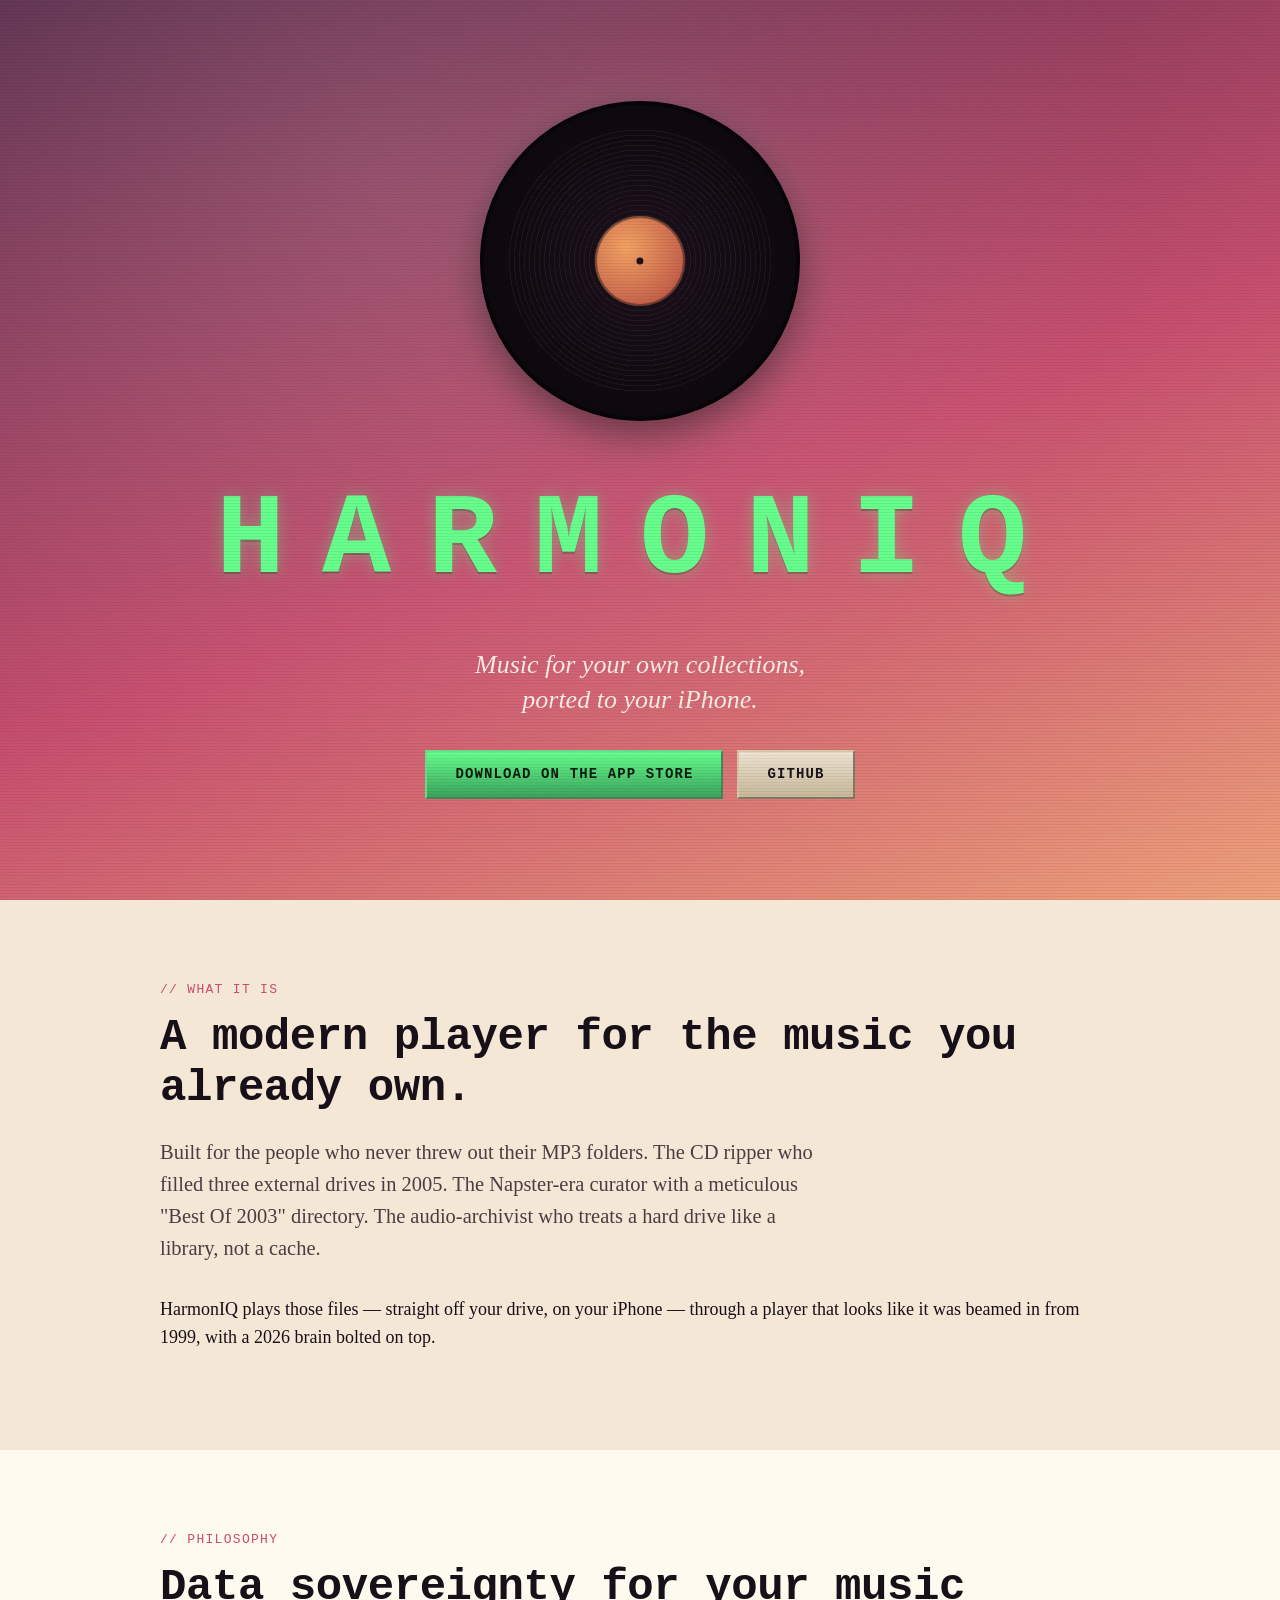
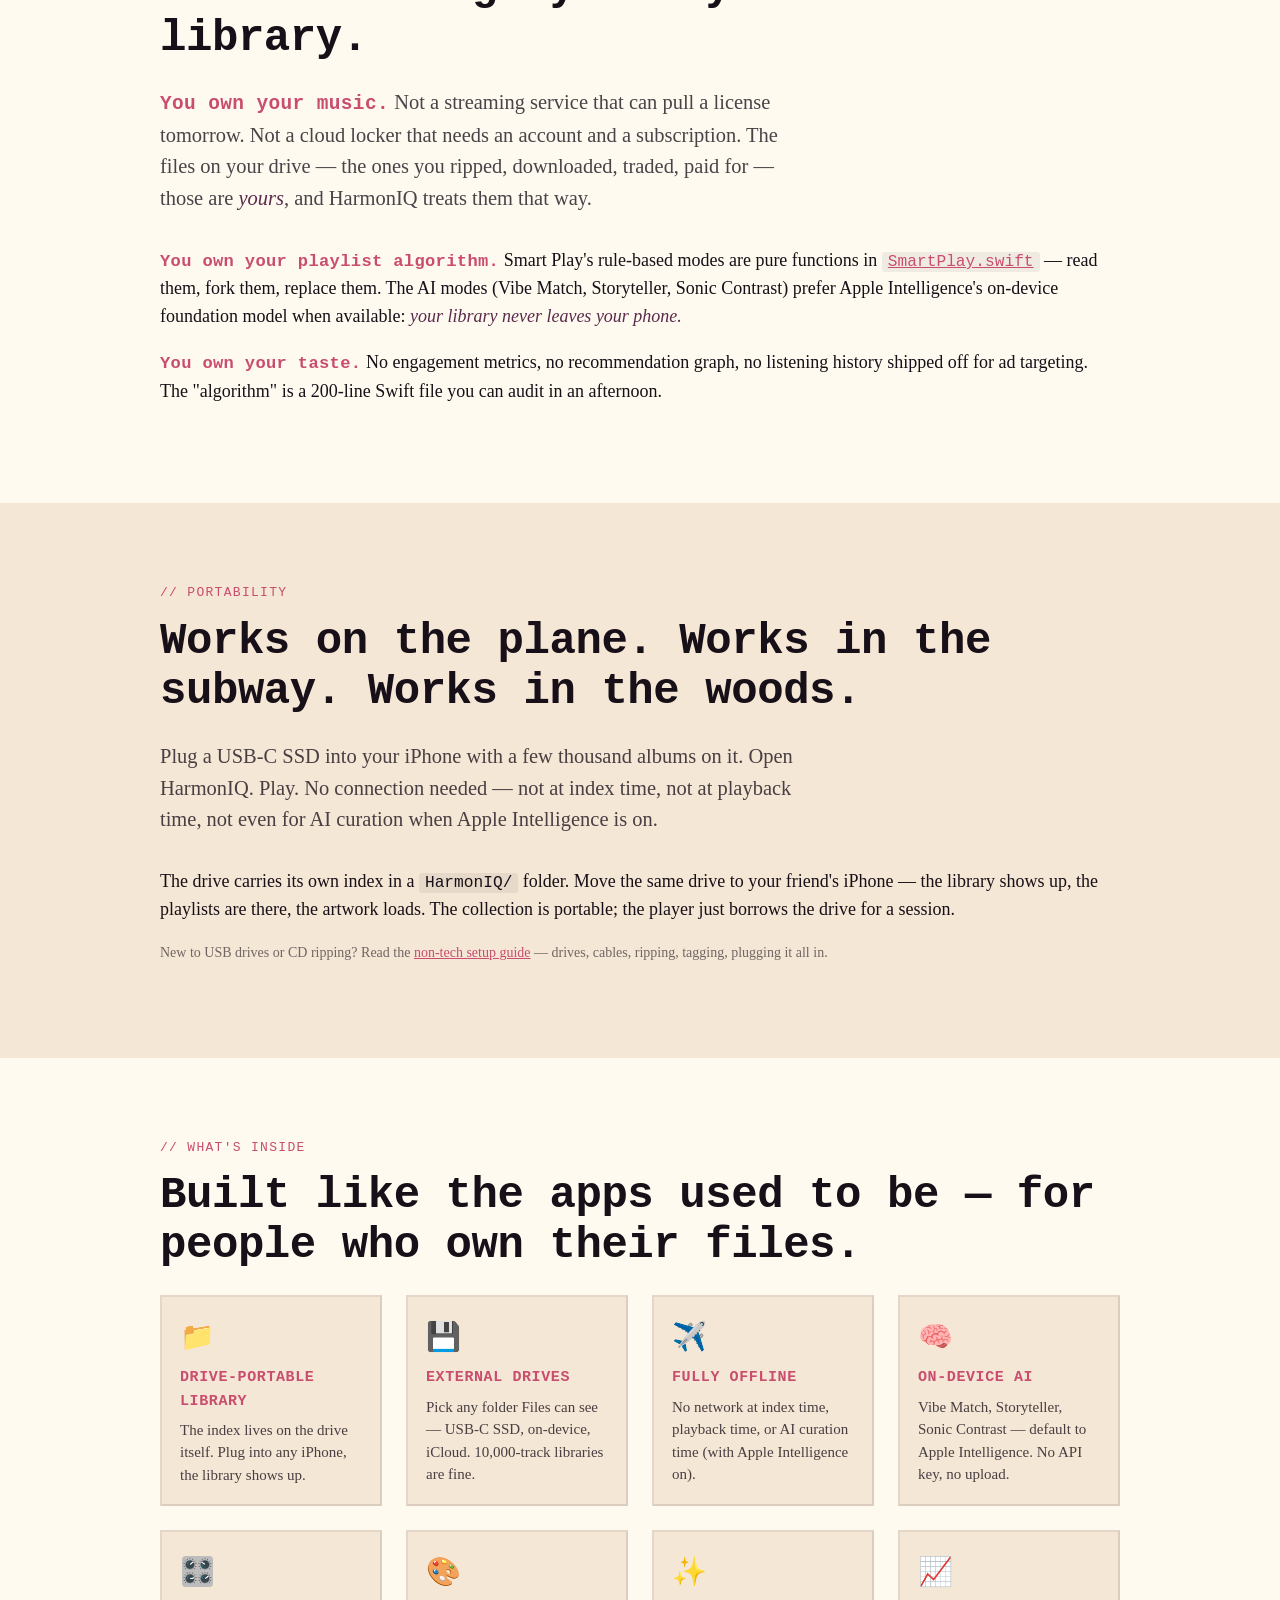
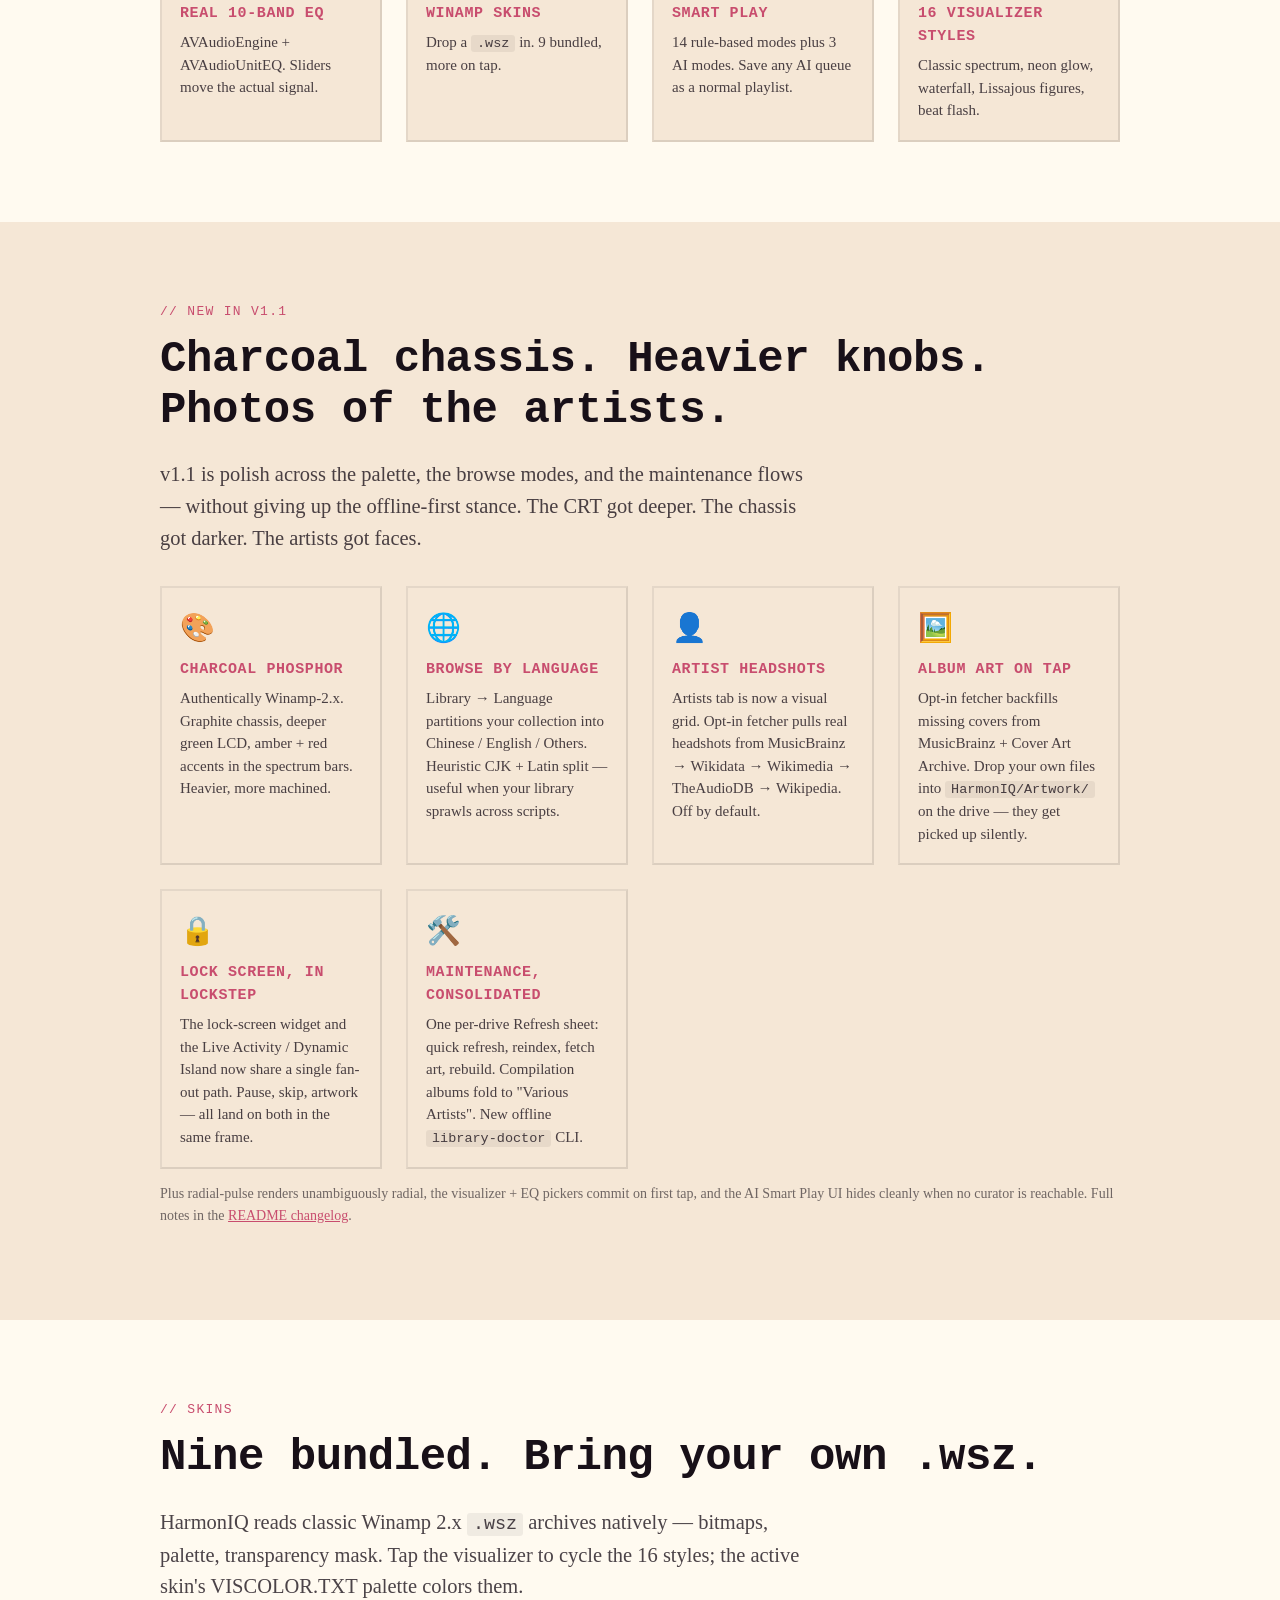
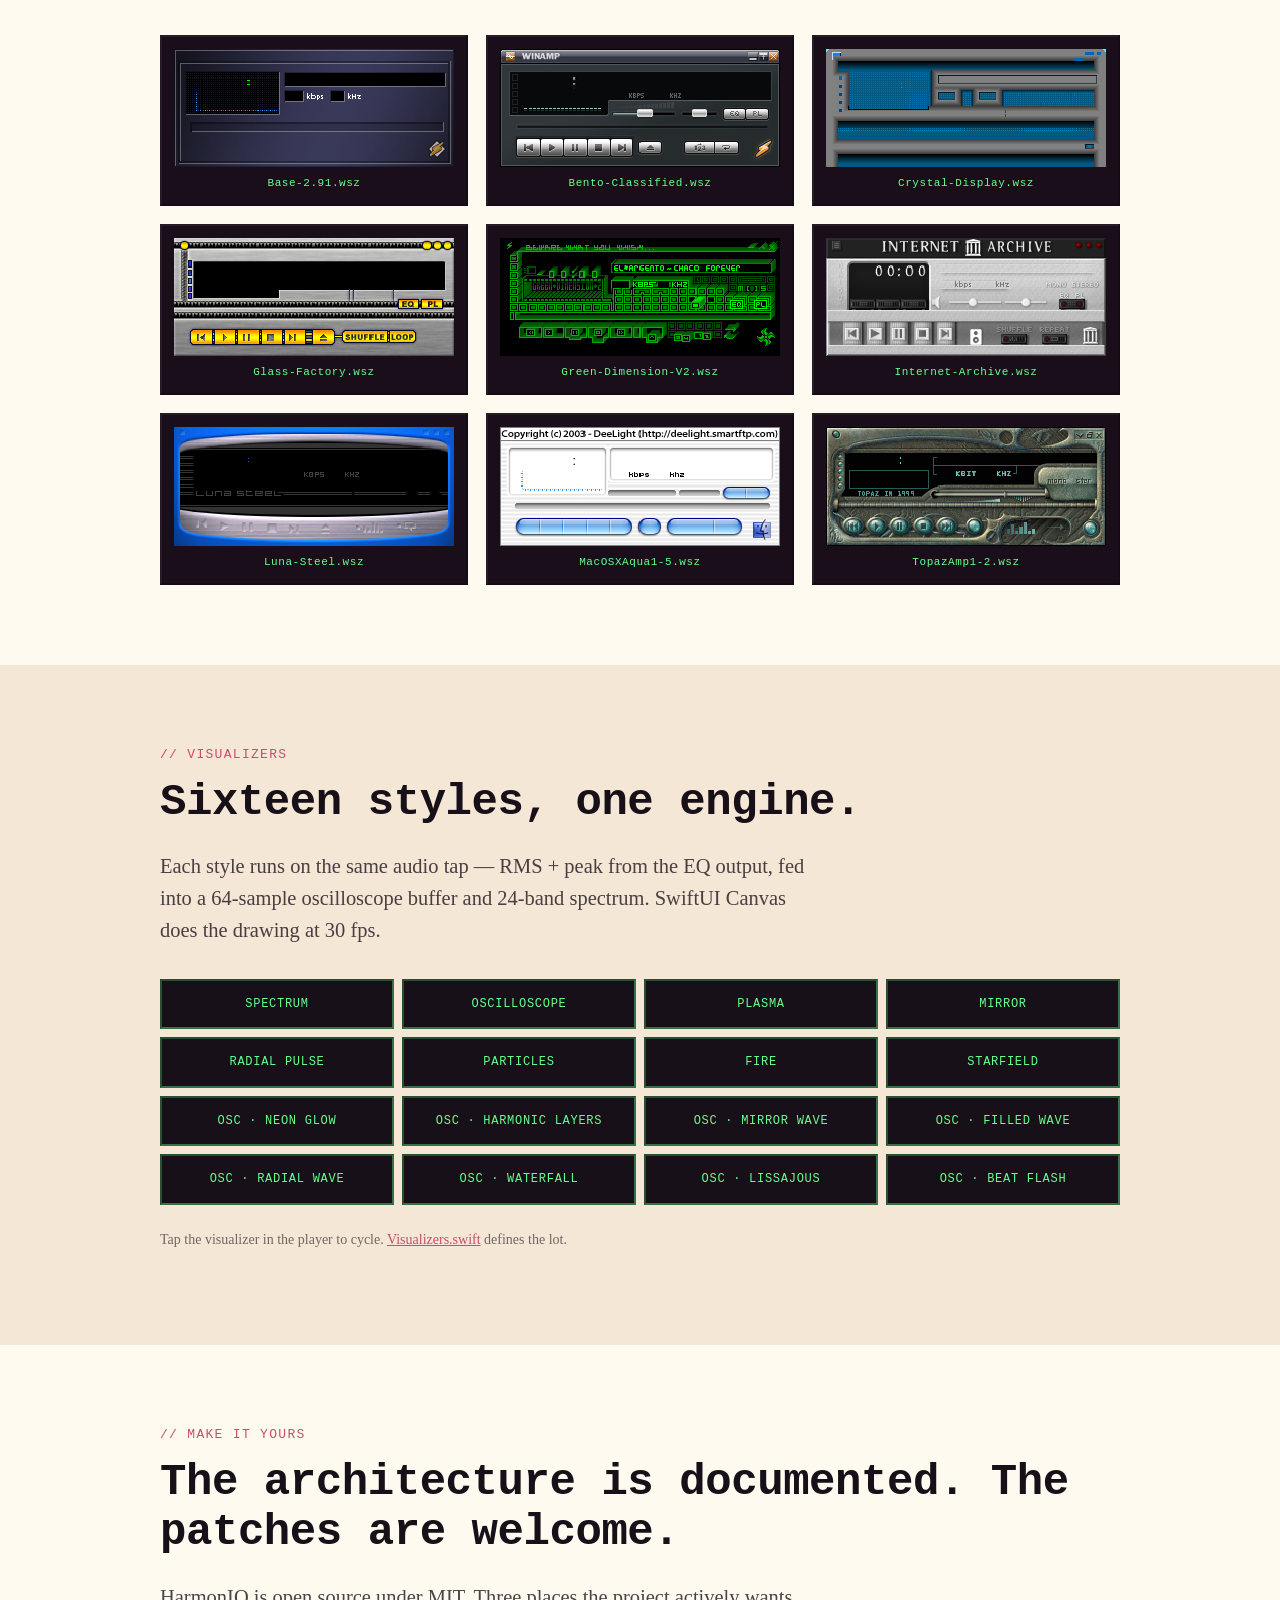
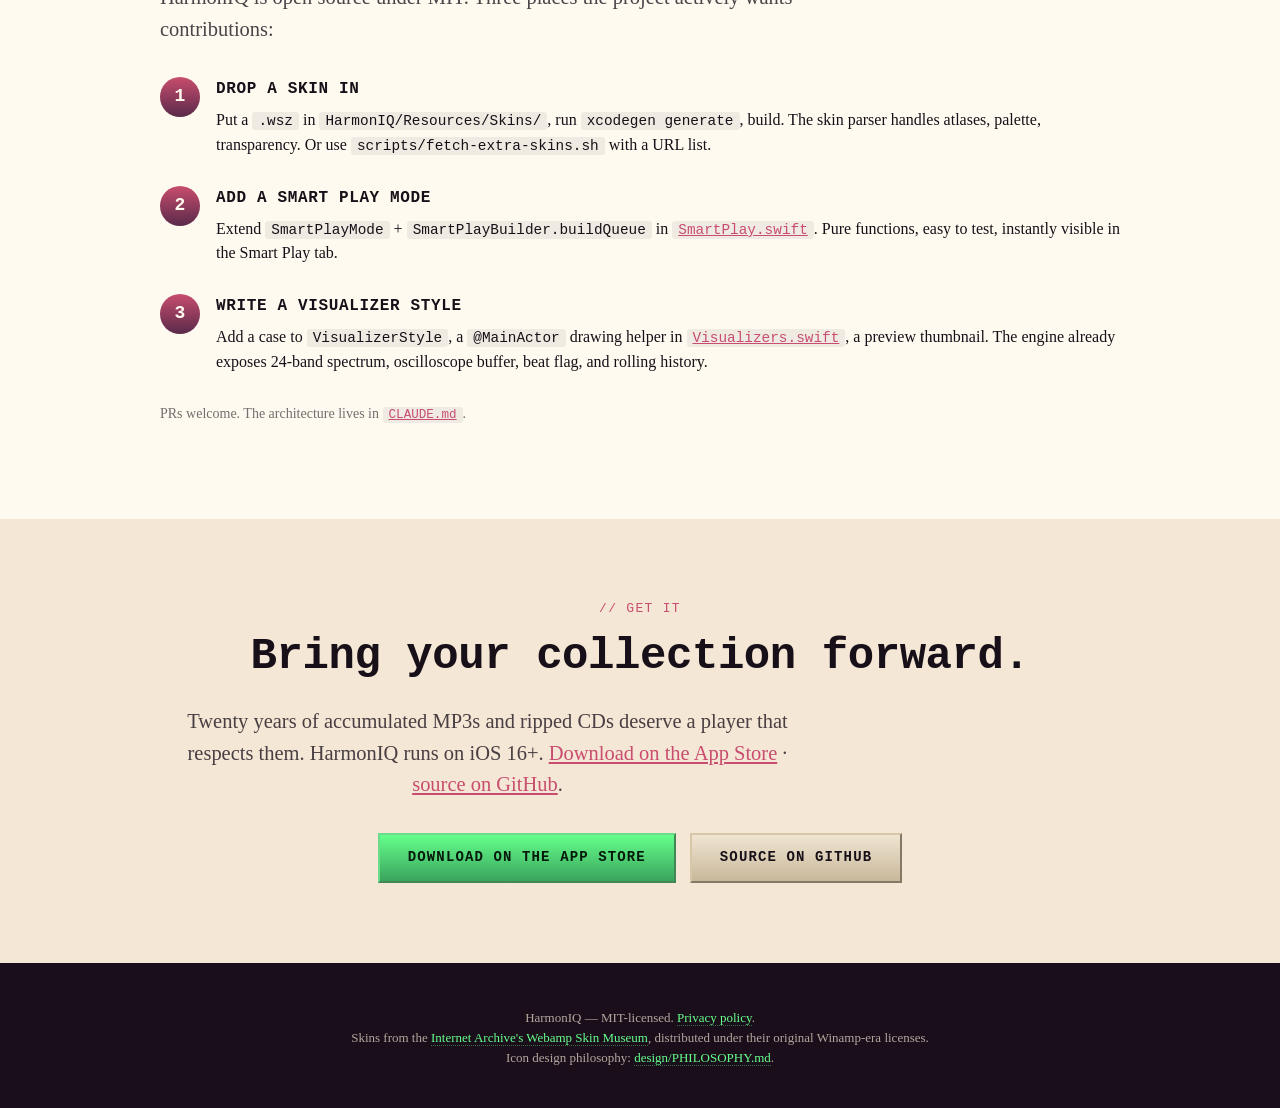
<file: docs/index.html>
<!doctype html>
<html lang="en">
<head>
  <meta charset="utf-8">
  <meta name="viewport" content="width=device-width, initial-scale=1">
  <title>HarmonIQ — Music for your own collections, ported to your iPhone</title>
  <meta name="description" content="An iPhone music player built for collectors. Plays the MP3s and ripped CDs you already own, straight off your drive — no streaming, no algorithm, no account. v1.1 lands a Charcoal Phosphor palette, browse-by-language, artist headshots, and opt-in album-art fetch.">
  <meta property="og:title" content="HarmonIQ — Music for your own collections">
  <meta property="og:description" content="Bring your old MP3 folders and ripped-CD archives to a modern iPhone player. Charcoal Phosphor palette, browse by language, artist headshots, drive-portable library, on-device AI playlists, real 10-band EQ. Works offline.">
  <meta property="og:type" content="website">
  <link rel="stylesheet" href="style.css">
</head>
<body>
  <div class="grain" aria-hidden="true"></div>

  <!-- HERO -->
  <section class="hero">
    <div class="vinyl" aria-hidden="true">
      <div class="halo"></div>
      <div class="disc">
        <div class="grooves"></div>
        <div class="label"></div>
      </div>
    </div>
    <h1 class="lcd">HARMONIQ</h1>
    <p class="tagline">Music for your own collections,<br>ported to your iPhone.</p>
    <div class="cta">
      <a class="btn primary" href="https://apps.apple.com/us/app/harmoniq-music-player/id6765739658">Download on the App Store</a>
      <a class="btn" href="https://github.com/LeoHChen/HarmonIQ">GitHub</a>
    </div>
  </section>

  <!-- WHAT IT IS -->
  <section class="band">
    <div class="container">
      <p class="kicker">// what it is</p>
      <h2>A modern player for the music you already own.</h2>
      <p class="lede">Built for the people who never threw out their MP3 folders. The CD ripper who filled three external drives in 2005. The Napster-era curator with a meticulous "Best Of 2003" directory. The audio-archivist who treats a hard drive like a library, not a cache.</p>
      <p class="lede">HarmonIQ plays those files — straight off your drive, on your iPhone — through a player that looks like it was beamed in from 1999, with a 2026 brain bolted on top.</p>
    </div>
  </section>

  <!-- PHILOSOPHY: data sovereignty -->
  <section class="band alt philosophy">
    <div class="container">
      <p class="kicker">// philosophy</p>
      <h2>Data sovereignty for your music library.</h2>
      <p class="lede"><strong>You own your music.</strong> Not a streaming service that can pull a license tomorrow. Not a cloud locker that needs an account and a subscription. The files on your drive — the ones you ripped, downloaded, traded, paid for — those are <em>yours</em>, and HarmonIQ treats them that way.</p>
      <p class="lede"><strong>You own your playlist algorithm.</strong> Smart Play's rule-based modes are pure functions in <a href="https://github.com/LeoHChen/HarmonIQ/blob/main/HarmonIQ/Player/SmartPlay.swift"><code>SmartPlay.swift</code></a> — read them, fork them, replace them. The AI modes (Vibe Match, Storyteller, Sonic Contrast) prefer Apple Intelligence's on-device foundation model when available: <em>your library never leaves your phone.</em></p>
      <p class="lede"><strong>You own your taste.</strong> No engagement metrics, no recommendation graph, no listening history shipped off for ad targeting. The "algorithm" is a 200-line Swift file you can audit in an afternoon.</p>
    </div>
  </section>

  <!-- OFFLINE / PORTABILITY -->
  <section class="band">
    <div class="container">
      <p class="kicker">// portability</p>
      <h2>Works on the plane. Works in the subway. Works in the woods.</h2>
      <p class="lede">Plug a USB-C SSD into your iPhone with a few thousand albums on it. Open HarmonIQ. Play. No connection needed — not at index time, not at playback time, not even for AI curation when Apple Intelligence is on.</p>
      <p class="lede">The drive carries its own index in a <code>HarmonIQ/</code> folder. Move the same drive to your friend's iPhone — the library shows up, the playlists are there, the artwork loads. The collection is portable; the player just borrows the drive for a session.</p>
      <p class="muted">New to USB drives or CD ripping? Read the <a href="getting-started.html">non-tech setup guide</a> — drives, cables, ripping, tagging, plugging it all in.</p>
    </div>
  </section>

  <!-- PILLARS -->
  <section class="band alt">
    <div class="container">
      <p class="kicker">// what's inside</p>
      <h2>Built like the apps used to be — for people who own their files.</h2>
      <ul class="pillars">
        <li><span class="ico">📁</span><h3>Drive-portable library</h3><p>The index lives on the drive itself. Plug into any iPhone, the library shows up.</p></li>
        <li><span class="ico">💾</span><h3>External drives</h3><p>Pick any folder Files can see — USB-C SSD, on-device, iCloud. 10,000-track libraries are fine.</p></li>
        <li><span class="ico">✈️</span><h3>Fully offline</h3><p>No network at index time, playback time, or AI curation time (with Apple Intelligence on).</p></li>
        <li><span class="ico">🧠</span><h3>On-device AI</h3><p>Vibe Match, Storyteller, Sonic Contrast — default to Apple Intelligence. No API key, no upload.</p></li>
        <li><span class="ico">🎛️</span><h3>Real 10-band EQ</h3><p>AVAudioEngine + AVAudioUnitEQ. Sliders move the actual signal.</p></li>
        <li><span class="ico">🎨</span><h3>Winamp skins</h3><p>Drop a <code>.wsz</code> in. 9 bundled, more on tap.</p></li>
        <li><span class="ico">✨</span><h3>Smart Play</h3><p>14 rule-based modes plus 3 AI modes. Save any AI queue as a normal playlist.</p></li>
        <li><span class="ico">📈</span><h3>16 visualizer styles</h3><p>Classic spectrum, neon glow, waterfall, Lissajous figures, beat flash.</p></li>
      </ul>
    </div>
  </section>

  <!-- WHAT'S NEW (v1.1) -->
  <section class="band">
    <div class="container">
      <p class="kicker">// new in v1.1</p>
      <h2>Charcoal chassis. Heavier knobs. Photos of the artists.</h2>
      <p class="lede">v1.1 is polish across the palette, the browse modes, and the maintenance flows — without giving up the offline-first stance. The CRT got deeper. The chassis got darker. The artists got faces.</p>
      <ul class="pillars">
        <li><span class="ico">🎨</span><h3>Charcoal Phosphor</h3><p>Authentically Winamp-2.x. Graphite chassis, deeper green LCD, amber + red accents in the spectrum bars. Heavier, more machined.</p></li>
        <li><span class="ico">🌐</span><h3>Browse by language</h3><p>Library → Language partitions your collection into Chinese / English / Others. Heuristic CJK + Latin split — useful when your library sprawls across scripts.</p></li>
        <li><span class="ico">👤</span><h3>Artist headshots</h3><p>Artists tab is now a visual grid. Opt-in fetcher pulls real headshots from MusicBrainz → Wikidata → Wikimedia → TheAudioDB → Wikipedia. Off by default.</p></li>
        <li><span class="ico">🖼️</span><h3>Album art on tap</h3><p>Opt-in fetcher backfills missing covers from MusicBrainz + Cover Art Archive. Drop your own files into <code>HarmonIQ/Artwork/</code> on the drive — they get picked up silently.</p></li>
        <li><span class="ico">🔒</span><h3>Lock screen, in lockstep</h3><p>The lock-screen widget and the Live Activity / Dynamic Island now share a single fan-out path. Pause, skip, artwork — all land on both in the same frame.</p></li>
        <li><span class="ico">🛠️</span><h3>Maintenance, consolidated</h3><p>One per-drive Refresh sheet: quick refresh, reindex, fetch art, rebuild. Compilation albums fold to "Various Artists". New offline <code>library-doctor</code> CLI.</p></li>
      </ul>
      <p class="muted">Plus radial-pulse renders unambiguously radial, the visualizer + EQ pickers commit on first tap, and the AI Smart Play UI hides cleanly when no curator is reachable. Full notes in the <a href="https://github.com/LeoHChen/HarmonIQ/blob/main/README.md#v11--2026-05-03">README changelog</a>.</p>
    </div>
  </section>

  <!-- SKIN SHOWCASE -->
  <section class="band alt">
    <div class="container">
      <p class="kicker">// skins</p>
      <h2>Nine bundled. Bring your own .wsz.</h2>
      <p class="lede">HarmonIQ reads classic Winamp 2.x <code>.wsz</code> archives natively — bitmaps, palette, transparency mask. Tap the visualizer to cycle the 16 styles; the active skin's VISCOLOR.TXT palette colors them.</p>
      <div class="skin-grid">
        <figure><img src="skins/Base-2.91.png" alt="Base-2.91 skin"><figcaption>Base-2.91.wsz</figcaption></figure>
        <figure><img src="skins/Bento-Classified.png" alt="Bento Classified skin"><figcaption>Bento-Classified.wsz</figcaption></figure>
        <figure><img src="skins/Crystal-Display.png" alt="Crystal Display skin"><figcaption>Crystal-Display.wsz</figcaption></figure>
        <figure><img src="skins/Glass-Factory.png" alt="Glass Factory skin"><figcaption>Glass-Factory.wsz</figcaption></figure>
        <figure><img src="skins/Green-Dimension-V2.png" alt="Green Dimension skin"><figcaption>Green-Dimension-V2.wsz</figcaption></figure>
        <figure><img src="skins/Internet-Archive.png" alt="Internet Archive skin"><figcaption>Internet-Archive.wsz</figcaption></figure>
        <figure><img src="skins/Luna-Steel.png" alt="Luna Steel skin"><figcaption>Luna-Steel.wsz</figcaption></figure>
        <figure><img src="skins/MacOSXAqua1-5.png" alt="Mac OS X Aqua skin"><figcaption>MacOSXAqua1-5.wsz</figcaption></figure>
        <figure><img src="skins/TopazAmp1-2.png" alt="TopazAmp skin"><figcaption>TopazAmp1-2.wsz</figcaption></figure>
      </div>
    </div>
  </section>

  <!-- VISUALIZERS -->
  <section class="band">
    <div class="container">
      <p class="kicker">// visualizers</p>
      <h2>Sixteen styles, one engine.</h2>
      <p class="lede">Each style runs on the same audio tap — RMS + peak from the EQ output, fed into a 64-sample oscilloscope buffer and 24-band spectrum. SwiftUI Canvas does the drawing at 30 fps.</p>
      <ul class="vis-grid">
        <li><span>SPECTRUM</span><span>OSCILLOSCOPE</span><span>PLASMA</span><span>MIRROR</span></li>
        <li><span>RADIAL PULSE</span><span>PARTICLES</span><span>FIRE</span><span>STARFIELD</span></li>
        <li><span>OSC · NEON GLOW</span><span>OSC · HARMONIC LAYERS</span><span>OSC · MIRROR WAVE</span><span>OSC · FILLED WAVE</span></li>
        <li><span>OSC · RADIAL WAVE</span><span>OSC · WATERFALL</span><span>OSC · LISSAJOUS</span><span>OSC · BEAT FLASH</span></li>
      </ul>
      <p class="muted">Tap the visualizer in the player to cycle. <a href="https://github.com/LeoHChen/HarmonIQ/blob/main/HarmonIQ/Views/Visualizers.swift">Visualizers.swift</a> defines the lot.</p>
    </div>
  </section>

  <!-- MAKE IT YOURS -->
  <section class="band alt">
    <div class="container">
      <p class="kicker">// make it yours</p>
      <h2>The architecture is documented. The patches are welcome.</h2>
      <p class="lede">HarmonIQ is open source under MIT. Three places the project actively wants contributions:</p>
      <ol class="hack-list">
        <li>
          <h3>Drop a skin in</h3>
          <p>Put a <code>.wsz</code> in <code>HarmonIQ/Resources/Skins/</code>, run <code>xcodegen generate</code>, build. The skin parser handles atlases, palette, transparency. Or use <code>scripts/fetch-extra-skins.sh</code> with a URL list.</p>
        </li>
        <li>
          <h3>Add a Smart Play mode</h3>
          <p>Extend <code>SmartPlayMode</code> + <code>SmartPlayBuilder.buildQueue</code> in <a href="https://github.com/LeoHChen/HarmonIQ/blob/main/HarmonIQ/Player/SmartPlay.swift"><code>SmartPlay.swift</code></a>. Pure functions, easy to test, instantly visible in the Smart Play tab.</p>
        </li>
        <li>
          <h3>Write a visualizer style</h3>
          <p>Add a case to <code>VisualizerStyle</code>, a <code>@MainActor</code> drawing helper in <a href="https://github.com/LeoHChen/HarmonIQ/blob/main/HarmonIQ/Views/Visualizers.swift"><code>Visualizers.swift</code></a>, a preview thumbnail. The engine already exposes 24-band spectrum, oscilloscope buffer, beat flag, and rolling history.</p>
        </li>
      </ol>
      <p class="muted">PRs welcome. The architecture lives in <a href="https://github.com/LeoHChen/HarmonIQ/blob/main/CLAUDE.md"><code>CLAUDE.md</code></a>.</p>
    </div>
  </section>

  <!-- GET IT -->
  <section class="band">
    <div class="container center">
      <p class="kicker">// get it</p>
      <h2>Bring your collection forward.</h2>
      <p class="lede">Twenty years of accumulated MP3s and ripped CDs deserve a player that respects them. HarmonIQ runs on iOS 16+. <a href="https://apps.apple.com/us/app/harmoniq-music-player/id6765739658">Download on the App Store</a> · <a href="https://github.com/LeoHChen/HarmonIQ">source on GitHub</a>.</p>
      <div class="cta">
        <a class="btn primary" href="https://apps.apple.com/us/app/harmoniq-music-player/id6765739658">Download on the App Store</a>
        <a class="btn" href="https://github.com/LeoHChen/HarmonIQ">Source on GitHub</a>
      </div>
    </div>
  </section>

  <footer>
    <div class="container">
      <p>HarmonIQ — MIT-licensed. <a href="privacy.html">Privacy policy</a>.<br>
      Skins from the <a href="https://skins.webamp.org">Internet Archive's Webamp Skin Museum</a>, distributed under their original Winamp-era licenses.<br>
      Icon design philosophy: <a href="https://github.com/LeoHChen/HarmonIQ/blob/main/design/PHILOSOPHY.md">design/PHILOSOPHY.md</a>.</p>
    </div>
  </footer>
</body>
</html>
</file>
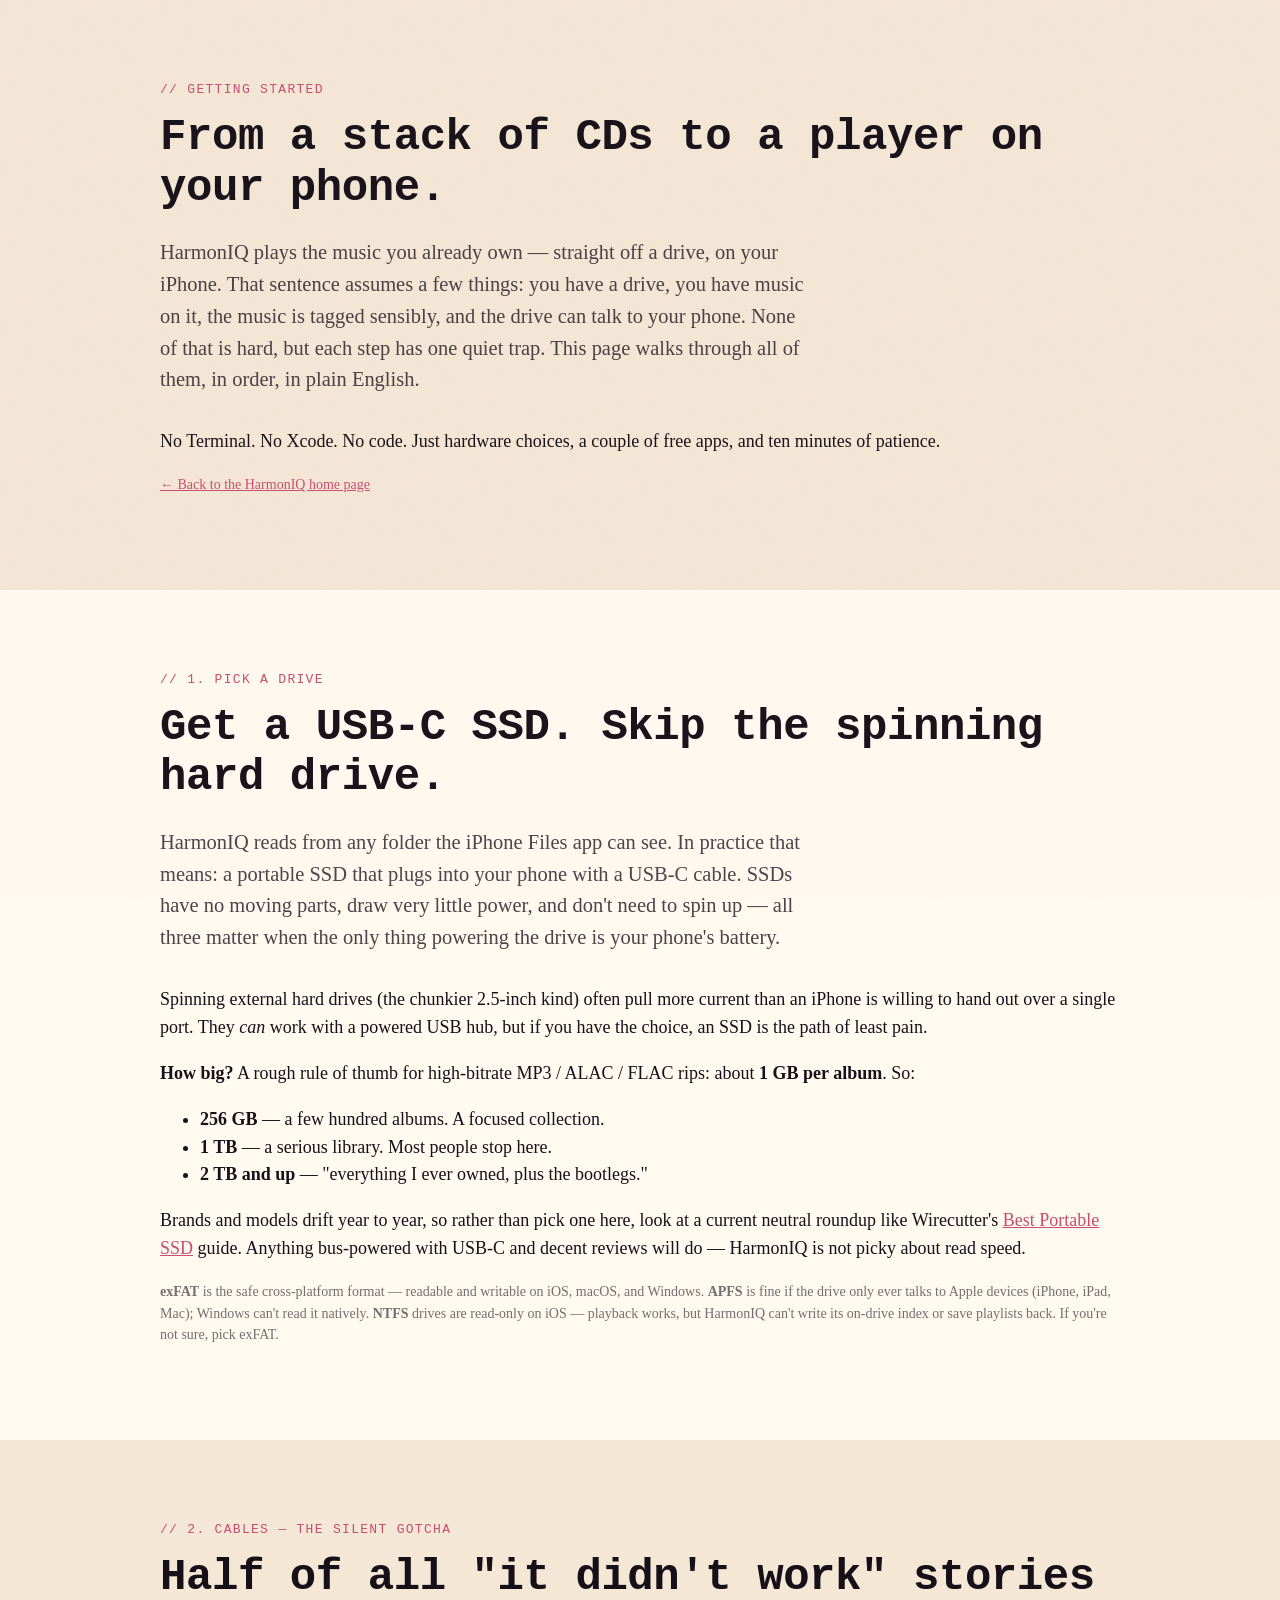
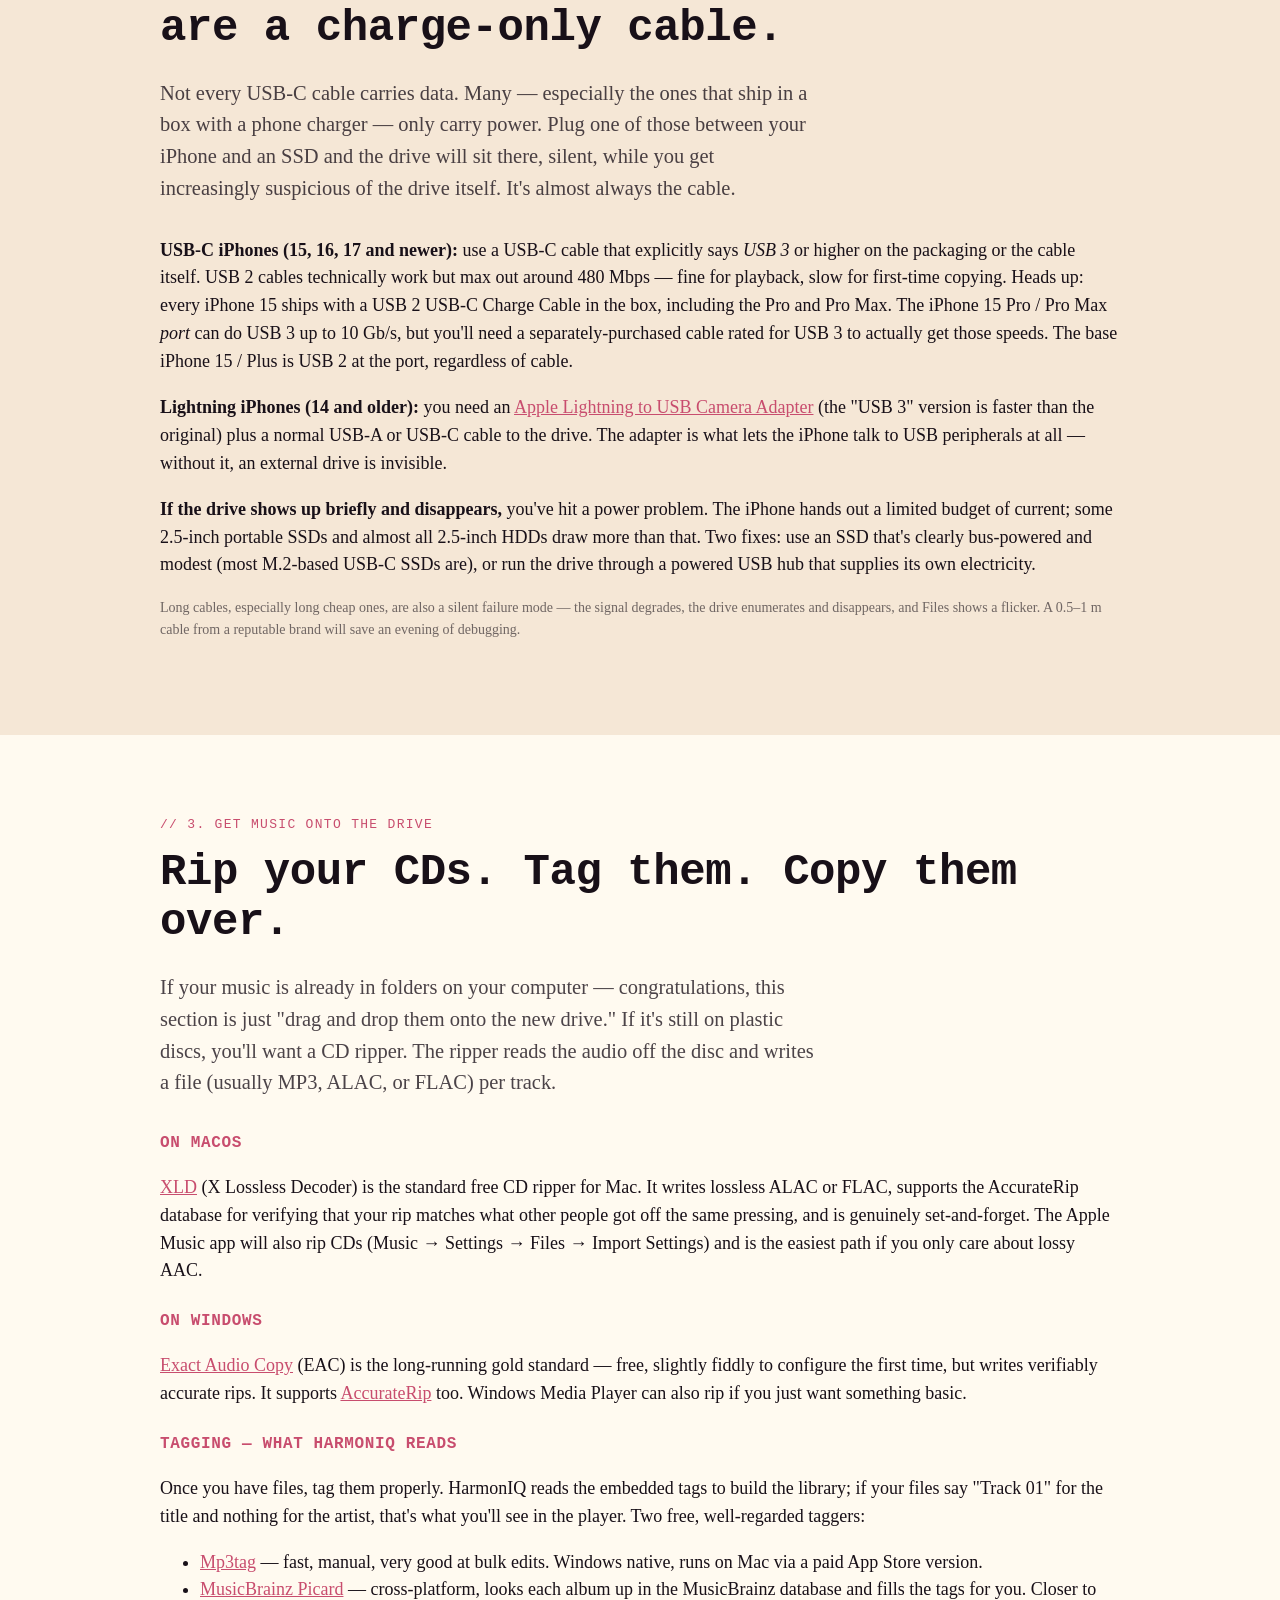
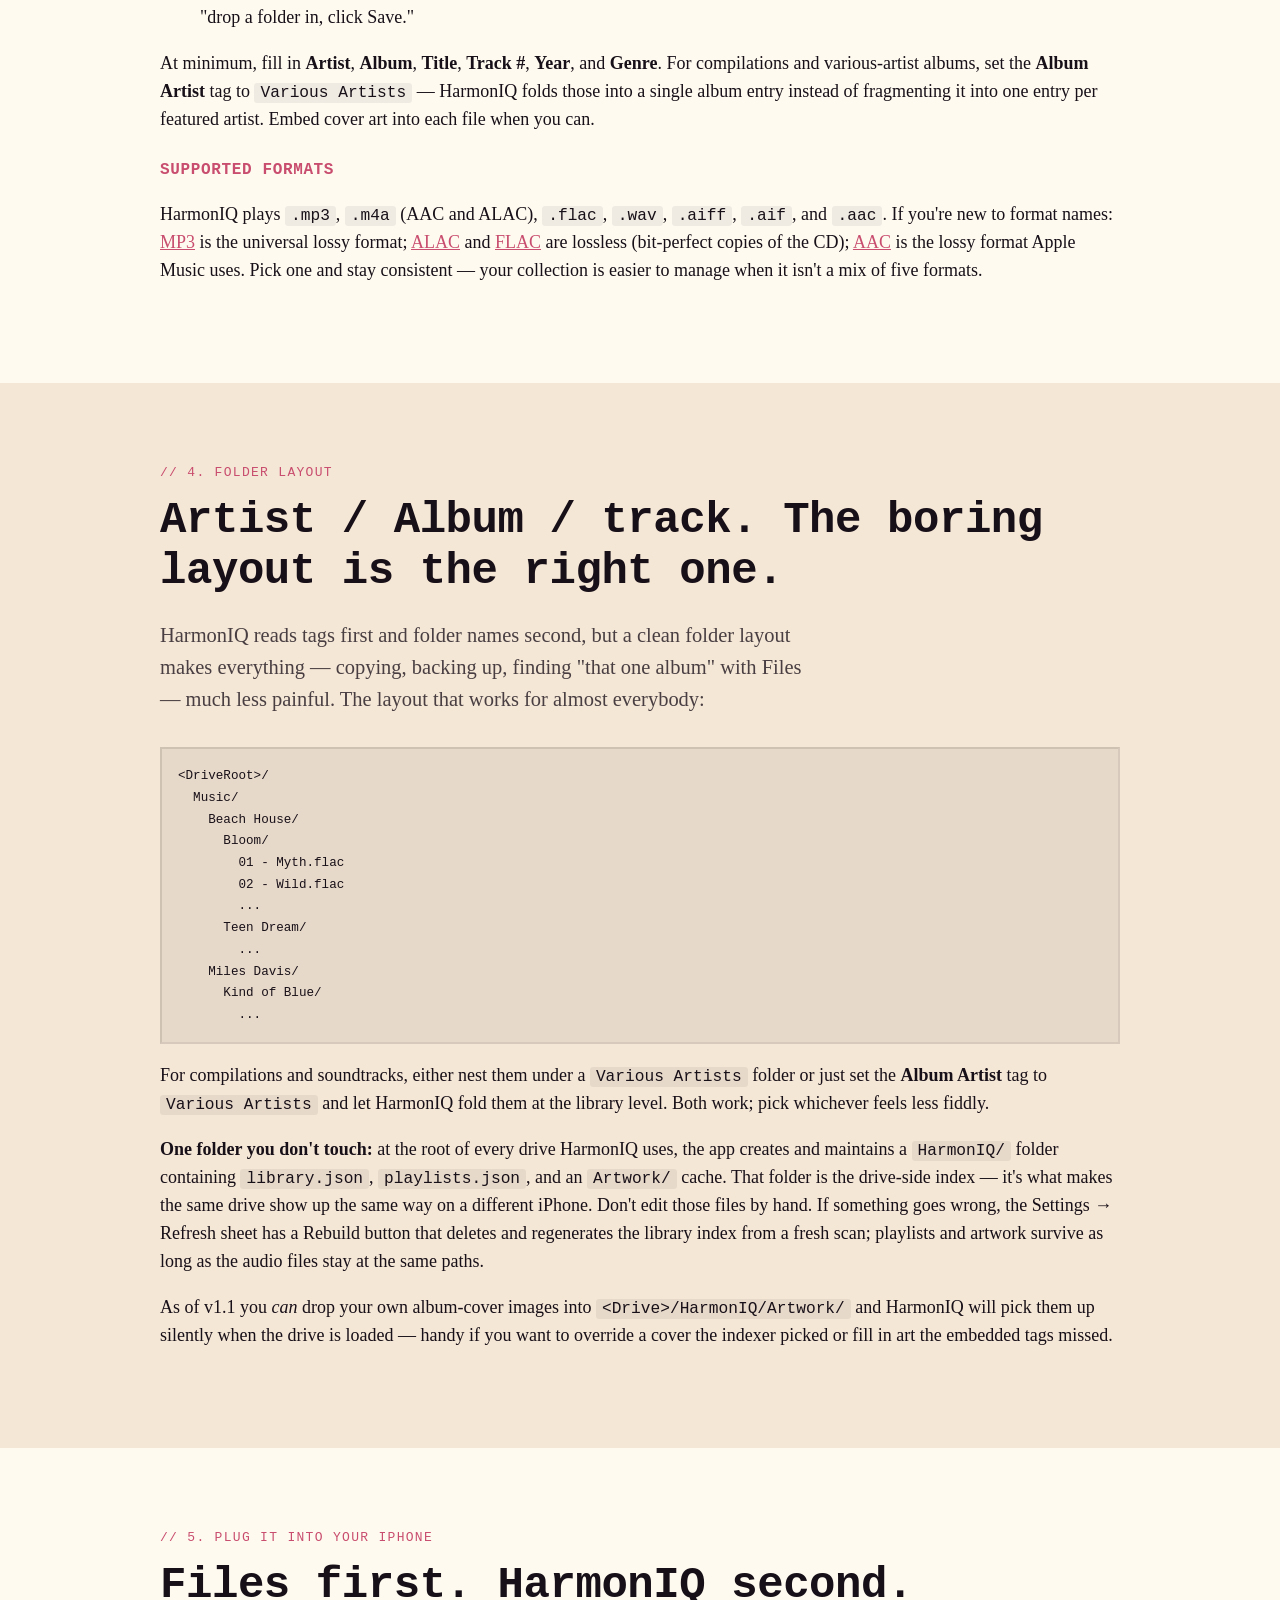
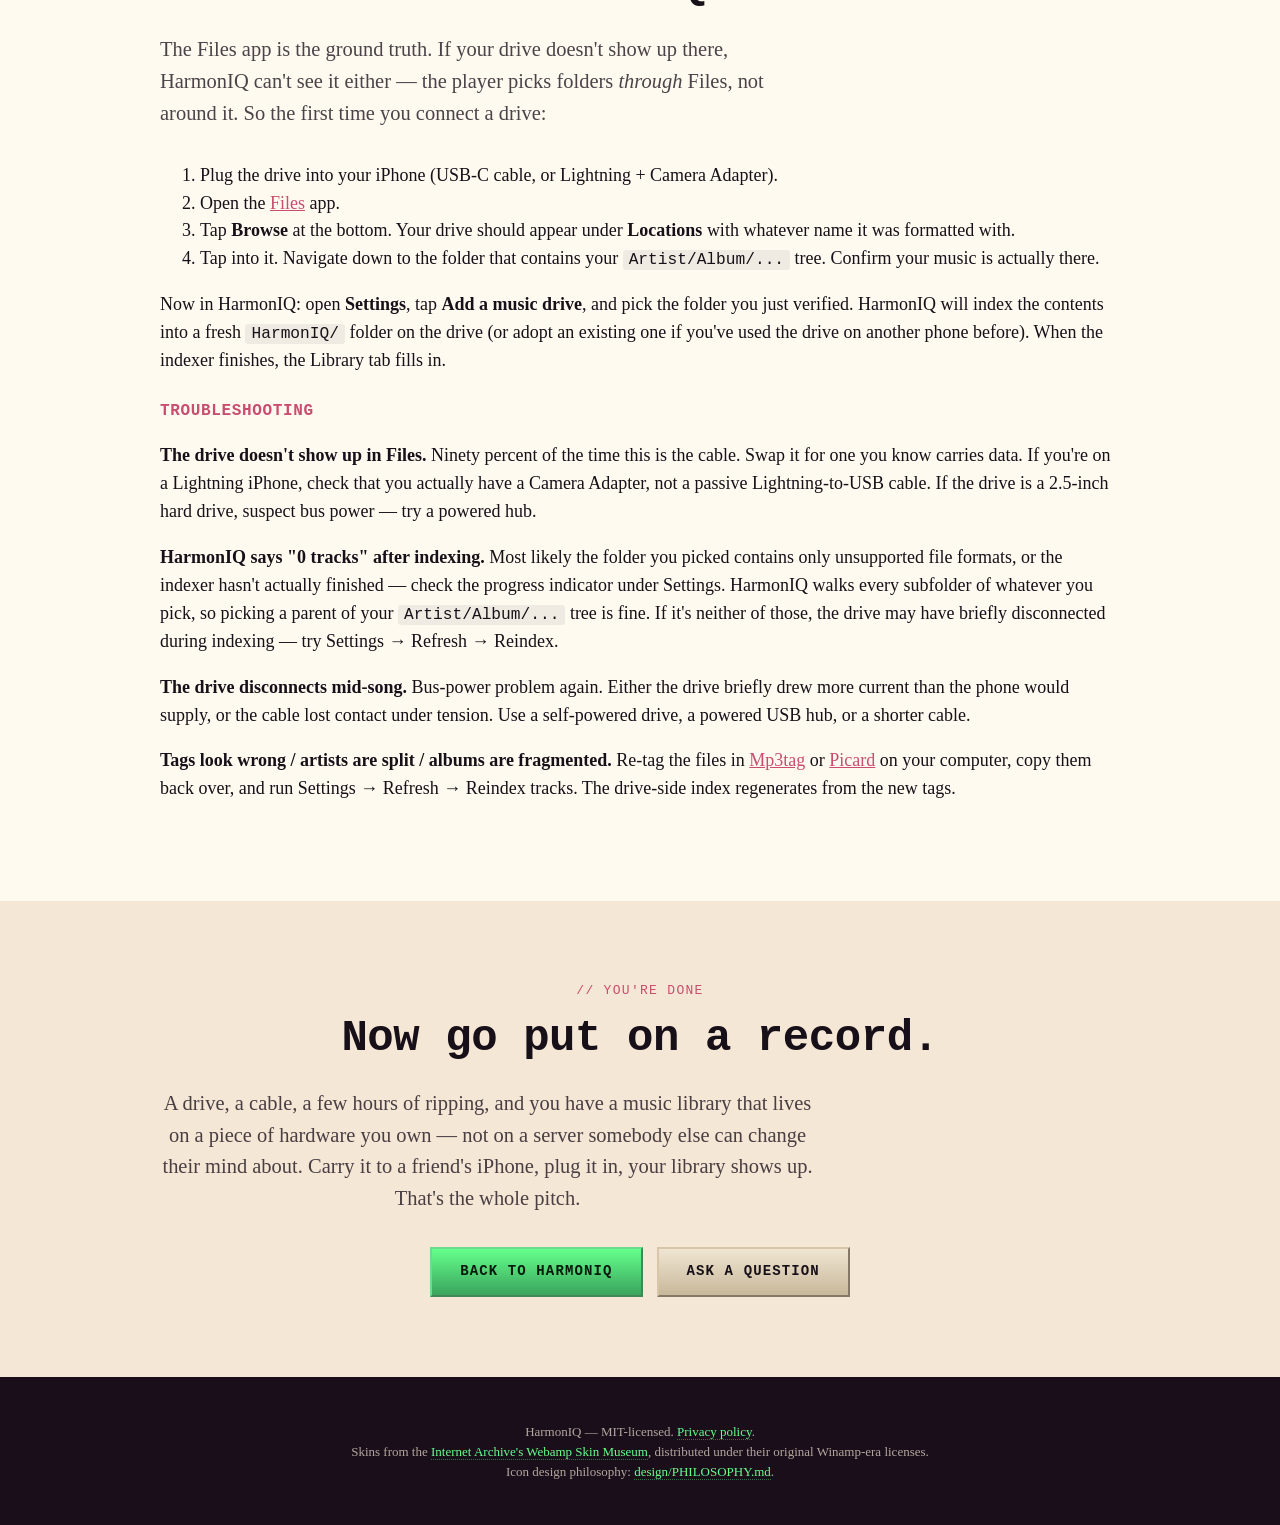
<file: docs/getting-started.html>
<!doctype html>
<html lang="en">
<head>
  <meta charset="utf-8">
  <meta name="viewport" content="width=device-width, initial-scale=1">
  <title>HarmonIQ — Getting started: drives, cables, ripping CDs</title>
  <meta name="description" content="A hands-on setup guide for HarmonIQ. Pick a USB-C SSD, find a real data cable, rip your CDs, tag your files, lay them out so the player can read them, and plug the drive into your iPhone.">
  <meta property="og:title" content="HarmonIQ — Getting started">
  <meta property="og:description" content="From buying an SSD to plugging your music collection into an iPhone. Plain-English steps for non-technical readers.">
  <meta property="og:type" content="article">
  <link rel="stylesheet" href="style.css">
</head>
<body>
  <div class="grain" aria-hidden="true"></div>

  <!-- HEADER -->
  <section class="band">
    <div class="container">
      <p class="kicker">// getting started</p>
      <h2>From a stack of CDs to a player on your phone.</h2>
      <p class="lede">HarmonIQ plays the music you already own — straight off a drive, on your iPhone. That sentence assumes a few things: you have a drive, you have music on it, the music is tagged sensibly, and the drive can talk to your phone. None of that is hard, but each step has one quiet trap. This page walks through all of them, in order, in plain English.</p>
      <p class="lede">No Terminal. No Xcode. No code. Just hardware choices, a couple of free apps, and ten minutes of patience.</p>
      <p class="muted"><a href="index.html">← Back to the HarmonIQ home page</a></p>
    </div>
  </section>

  <!-- 1. PICK A DRIVE -->
  <section class="band alt">
    <div class="container">
      <p class="kicker">// 1. pick a drive</p>
      <h2>Get a USB-C SSD. Skip the spinning hard drive.</h2>
      <p class="lede">HarmonIQ reads from any folder the iPhone Files app can see. In practice that means: a portable SSD that plugs into your phone with a USB-C cable. SSDs have no moving parts, draw very little power, and don't need to spin up — all three matter when the only thing powering the drive is your phone's battery.</p>
      <p class="lede">Spinning external hard drives (the chunkier 2.5-inch kind) often pull more current than an iPhone is willing to hand out over a single port. They <em>can</em> work with a powered USB hub, but if you have the choice, an SSD is the path of least pain.</p>
      <p class="lede"><strong>How big?</strong> A rough rule of thumb for high-bitrate MP3 / ALAC / FLAC rips: about <strong>1 GB per album</strong>. So:</p>
      <ul>
        <li><strong>256 GB</strong> — a few hundred albums. A focused collection.</li>
        <li><strong>1 TB</strong> — a serious library. Most people stop here.</li>
        <li><strong>2 TB and up</strong> — "everything I ever owned, plus the bootlegs."</li>
      </ul>
      <p class="lede">Brands and models drift year to year, so rather than pick one here, look at a current neutral roundup like Wirecutter's <a href="https://www.nytimes.com/wirecutter/reviews/best-portable-ssd/" target="_blank" rel="noopener">Best Portable SSD</a> guide. Anything bus-powered with USB-C and decent reviews will do — HarmonIQ is not picky about read speed.</p>
      <p class="muted"><strong>exFAT</strong> is the safe cross-platform format — readable and writable on iOS, macOS, and Windows. <strong>APFS</strong> is fine if the drive only ever talks to Apple devices (iPhone, iPad, Mac); Windows can't read it natively. <strong>NTFS</strong> drives are read-only on iOS — playback works, but HarmonIQ can't write its on-drive index or save playlists back. If you're not sure, pick exFAT.</p>
    </div>
  </section>

  <!-- 2. CABLES -->
  <section class="band">
    <div class="container">
      <p class="kicker">// 2. cables — the silent gotcha</p>
      <h2>Half of all "it didn't work" stories are a charge-only cable.</h2>
      <p class="lede">Not every USB-C cable carries data. Many — especially the ones that ship in a box with a phone charger — only carry power. Plug one of those between your iPhone and an SSD and the drive will sit there, silent, while you get increasingly suspicious of the drive itself. It's almost always the cable.</p>
      <p class="lede"><strong>USB-C iPhones (15, 16, 17 and newer):</strong> use a USB-C cable that explicitly says <em>USB 3</em> or higher on the packaging or the cable itself. USB 2 cables technically work but max out around 480 Mbps — fine for playback, slow for first-time copying. Heads up: every iPhone 15 ships with a USB 2 USB-C Charge Cable in the box, including the Pro and Pro Max. The iPhone 15 Pro / Pro Max <em>port</em> can do USB 3 up to 10 Gb/s, but you'll need a separately-purchased cable rated for USB 3 to actually get those speeds. The base iPhone 15 / Plus is USB 2 at the port, regardless of cable.</p>
      <p class="lede"><strong>Lightning iPhones (14 and older):</strong> you need an <a href="https://support.apple.com/en-us/111344" target="_blank" rel="noopener">Apple Lightning to USB Camera Adapter</a> (the "USB 3" version is faster than the original) plus a normal USB-A or USB-C cable to the drive. The adapter is what lets the iPhone talk to USB peripherals at all — without it, an external drive is invisible.</p>
      <p class="lede"><strong>If the drive shows up briefly and disappears,</strong> you've hit a power problem. The iPhone hands out a limited budget of current; some 2.5-inch portable SSDs and almost all 2.5-inch HDDs draw more than that. Two fixes: use an SSD that's clearly bus-powered and modest (most M.2-based USB-C SSDs are), or run the drive through a powered USB hub that supplies its own electricity.</p>
      <p class="muted">Long cables, especially long cheap ones, are also a silent failure mode — the signal degrades, the drive enumerates and disappears, and Files shows a flicker. A 0.5–1 m cable from a reputable brand will save an evening of debugging.</p>
    </div>
  </section>

  <!-- 3. MUSIC ONTO THE DRIVE -->
  <section class="band alt">
    <div class="container docs-section">
      <p class="kicker">// 3. get music onto the drive</p>
      <h2>Rip your CDs. Tag them. Copy them over.</h2>
      <p class="lede">If your music is already in folders on your computer — congratulations, this section is just "drag and drop them onto the new drive." If it's still on plastic discs, you'll want a CD ripper. The ripper reads the audio off the disc and writes a file (usually MP3, ALAC, or FLAC) per track.</p>

      <h3>On macOS</h3>
      <p class="lede"><a href="https://tmkk.undo.jp/xld/index_e.html" target="_blank" rel="noopener">XLD</a> (X Lossless Decoder) is the standard free CD ripper for Mac. It writes lossless ALAC or FLAC, supports the AccurateRip database for verifying that your rip matches what other people got off the same pressing, and is genuinely set-and-forget. The Apple Music app will also rip CDs (Music → Settings → Files → Import Settings) and is the easiest path if you only care about lossy AAC.</p>

      <h3>On Windows</h3>
      <p class="lede"><a href="https://www.exactaudiocopy.de/" target="_blank" rel="noopener">Exact Audio Copy</a> (EAC) is the long-running gold standard — free, slightly fiddly to configure the first time, but writes verifiably accurate rips. It supports <a href="https://www.accuraterip.com/" target="_blank" rel="noopener">AccurateRip</a> too. Windows Media Player can also rip if you just want something basic.</p>

      <h3>Tagging — what HarmonIQ reads</h3>
      <p class="lede">Once you have files, tag them properly. HarmonIQ reads the embedded tags to build the library; if your files say "Track 01" for the title and nothing for the artist, that's what you'll see in the player. Two free, well-regarded taggers:</p>
      <ul>
        <li><a href="https://www.mp3tag.de/en/" target="_blank" rel="noopener">Mp3tag</a> — fast, manual, very good at bulk edits. Windows native, runs on Mac via a paid App Store version.</li>
        <li><a href="https://picard.musicbrainz.org/" target="_blank" rel="noopener">MusicBrainz Picard</a> — cross-platform, looks each album up in the MusicBrainz database and fills the tags for you. Closer to "drop a folder in, click Save."</li>
      </ul>
      <p class="lede">At minimum, fill in <strong>Artist</strong>, <strong>Album</strong>, <strong>Title</strong>, <strong>Track #</strong>, <strong>Year</strong>, and <strong>Genre</strong>. For compilations and various-artist albums, set the <strong>Album Artist</strong> tag to <code>Various Artists</code> — HarmonIQ folds those into a single album entry instead of fragmenting it into one entry per featured artist. Embed cover art into each file when you can.</p>

      <h3>Supported formats</h3>
      <p class="lede">HarmonIQ plays <code>.mp3</code>, <code>.m4a</code> (AAC and ALAC), <code>.flac</code>, <code>.wav</code>, <code>.aiff</code>, <code>.aif</code>, and <code>.aac</code>. If you're new to format names: <a href="https://en.wikipedia.org/wiki/MP3" target="_blank" rel="noopener">MP3</a> is the universal lossy format; <a href="https://en.wikipedia.org/wiki/Apple_Lossless" target="_blank" rel="noopener">ALAC</a> and <a href="https://en.wikipedia.org/wiki/FLAC" target="_blank" rel="noopener">FLAC</a> are lossless (bit-perfect copies of the CD); <a href="https://en.wikipedia.org/wiki/Advanced_Audio_Coding" target="_blank" rel="noopener">AAC</a> is the lossy format Apple Music uses. Pick one and stay consistent — your collection is easier to manage when it isn't a mix of five formats.</p>
    </div>
  </section>

  <!-- 4. FOLDER LAYOUT -->
  <section class="band">
    <div class="container docs-section">
      <p class="kicker">// 4. folder layout</p>
      <h2>Artist / Album / track. The boring layout is the right one.</h2>
      <p class="lede">HarmonIQ reads tags first and folder names second, but a clean folder layout makes everything — copying, backing up, finding "that one album" with Files — much less painful. The layout that works for almost everybody:</p>
      <pre class="code-block"><code>&lt;DriveRoot&gt;/
  Music/
    Beach House/
      Bloom/
        01 - Myth.flac
        02 - Wild.flac
        ...
      Teen Dream/
        ...
    Miles Davis/
      Kind of Blue/
        ...</code></pre>
      <p class="lede">For compilations and soundtracks, either nest them under a <code>Various Artists</code> folder or just set the <strong>Album Artist</strong> tag to <code>Various Artists</code> and let HarmonIQ fold them at the library level. Both work; pick whichever feels less fiddly.</p>
      <p class="lede"><strong>One folder you don't touch:</strong> at the root of every drive HarmonIQ uses, the app creates and maintains a <code>HarmonIQ/</code> folder containing <code>library.json</code>, <code>playlists.json</code>, and an <code>Artwork/</code> cache. That folder is the drive-side index — it's what makes the same drive show up the same way on a different iPhone. Don't edit those files by hand. If something goes wrong, the Settings → Refresh sheet has a Rebuild button that deletes and regenerates the library index from a fresh scan; playlists and artwork survive as long as the audio files stay at the same paths.</p>
      <p class="lede">As of v1.1 you <em>can</em> drop your own album-cover images into <code>&lt;Drive&gt;/HarmonIQ/Artwork/</code> and HarmonIQ will pick them up silently when the drive is loaded — handy if you want to override a cover the indexer picked or fill in art the embedded tags missed.</p>
    </div>
  </section>

  <!-- 5. PLUG IT IN -->
  <section class="band alt">
    <div class="container docs-section">
      <p class="kicker">// 5. plug it into your iphone</p>
      <h2>Files first. HarmonIQ second.</h2>
      <p class="lede">The Files app is the ground truth. If your drive doesn't show up there, HarmonIQ can't see it either — the player picks folders <em>through</em> Files, not around it. So the first time you connect a drive:</p>
      <ol>
        <li>Plug the drive into your iPhone (USB-C cable, or Lightning + Camera Adapter).</li>
        <li>Open the <a href="https://support.apple.com/guide/iphone/intro-to-files-on-iphone-iphff5d92aff/ios" target="_blank" rel="noopener">Files</a> app.</li>
        <li>Tap <strong>Browse</strong> at the bottom. Your drive should appear under <strong>Locations</strong> with whatever name it was formatted with.</li>
        <li>Tap into it. Navigate down to the folder that contains your <code>Artist/Album/...</code> tree. Confirm your music is actually there.</li>
      </ol>
      <p class="lede">Now in HarmonIQ: open <strong>Settings</strong>, tap <strong>Add a music drive</strong>, and pick the folder you just verified. HarmonIQ will index the contents into a fresh <code>HarmonIQ/</code> folder on the drive (or adopt an existing one if you've used the drive on another phone before). When the indexer finishes, the Library tab fills in.</p>

      <h3>Troubleshooting</h3>
      <p class="lede"><strong>The drive doesn't show up in Files.</strong> Ninety percent of the time this is the cable. Swap it for one you know carries data. If you're on a Lightning iPhone, check that you actually have a Camera Adapter, not a passive Lightning-to-USB cable. If the drive is a 2.5-inch hard drive, suspect bus power — try a powered hub.</p>
      <p class="lede"><strong>HarmonIQ says "0 tracks" after indexing.</strong> Most likely the folder you picked contains only unsupported file formats, or the indexer hasn't actually finished — check the progress indicator under Settings. HarmonIQ walks every subfolder of whatever you pick, so picking a parent of your <code>Artist/Album/...</code> tree is fine. If it's neither of those, the drive may have briefly disconnected during indexing — try Settings → Refresh → Reindex.</p>
      <p class="lede"><strong>The drive disconnects mid-song.</strong> Bus-power problem again. Either the drive briefly drew more current than the phone would supply, or the cable lost contact under tension. Use a self-powered drive, a powered USB hub, or a shorter cable.</p>
      <p class="lede"><strong>Tags look wrong / artists are split / albums are fragmented.</strong> Re-tag the files in <a href="https://www.mp3tag.de/en/" target="_blank" rel="noopener">Mp3tag</a> or <a href="https://picard.musicbrainz.org/" target="_blank" rel="noopener">Picard</a> on your computer, copy them back over, and run Settings → Refresh → Reindex tracks. The drive-side index regenerates from the new tags.</p>
    </div>
  </section>

  <!-- CLOSER -->
  <section class="band">
    <div class="container center">
      <p class="kicker">// you're done</p>
      <h2>Now go put on a record.</h2>
      <p class="lede">A drive, a cable, a few hours of ripping, and you have a music library that lives on a piece of hardware you own — not on a server somebody else can change their mind about. Carry it to a friend's iPhone, plug it in, your library shows up. That's the whole pitch.</p>
      <div class="cta">
        <a class="btn primary" href="index.html">Back to HarmonIQ</a>
        <a class="btn" href="https://github.com/LeoHChen/HarmonIQ/issues/new?labels=question">Ask a question</a>
      </div>
    </div>
  </section>

  <footer>
    <div class="container">
      <p>HarmonIQ — MIT-licensed. <a href="privacy.html">Privacy policy</a>.<br>
      Skins from the <a href="https://skins.webamp.org">Internet Archive's Webamp Skin Museum</a>, distributed under their original Winamp-era licenses.<br>
      Icon design philosophy: <a href="https://github.com/LeoHChen/HarmonIQ/blob/main/design/PHILOSOPHY.md">design/PHILOSOPHY.md</a>.</p>
    </div>
  </footer>
</body>
</html>
</file>
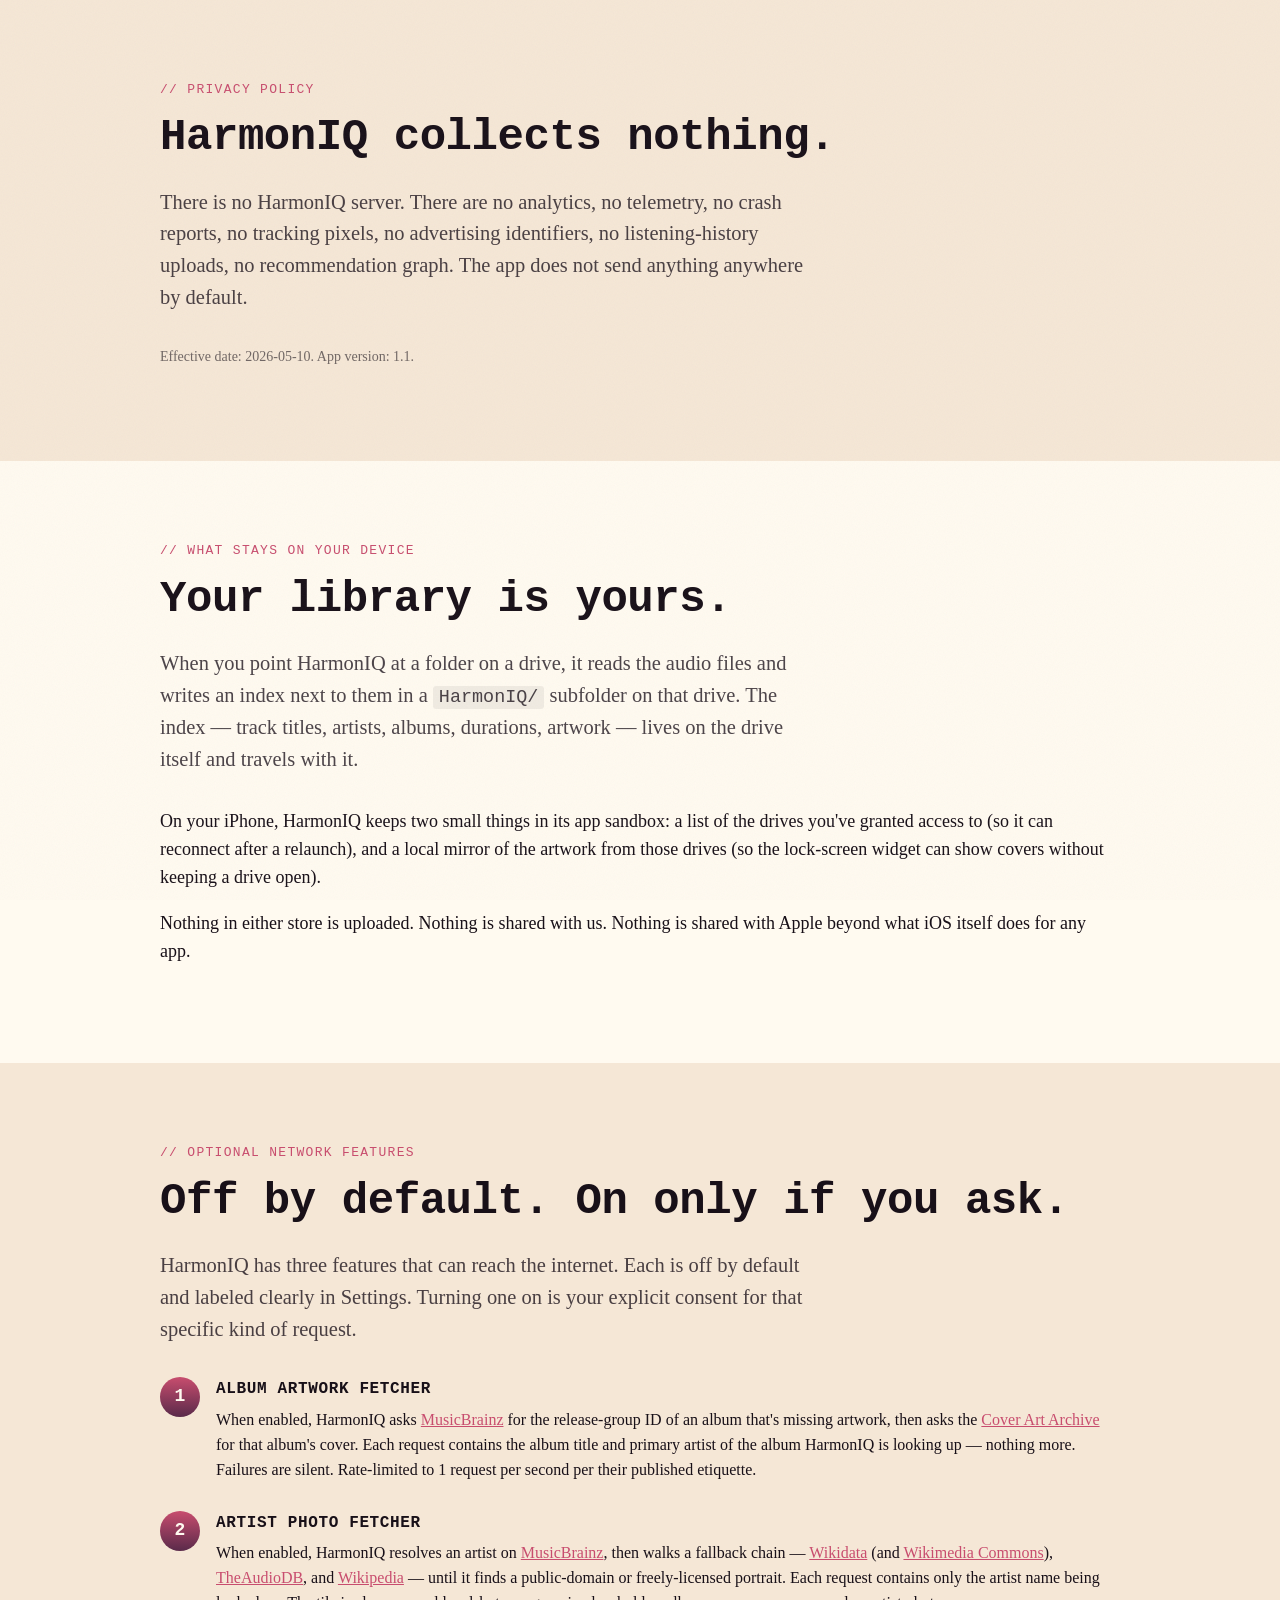
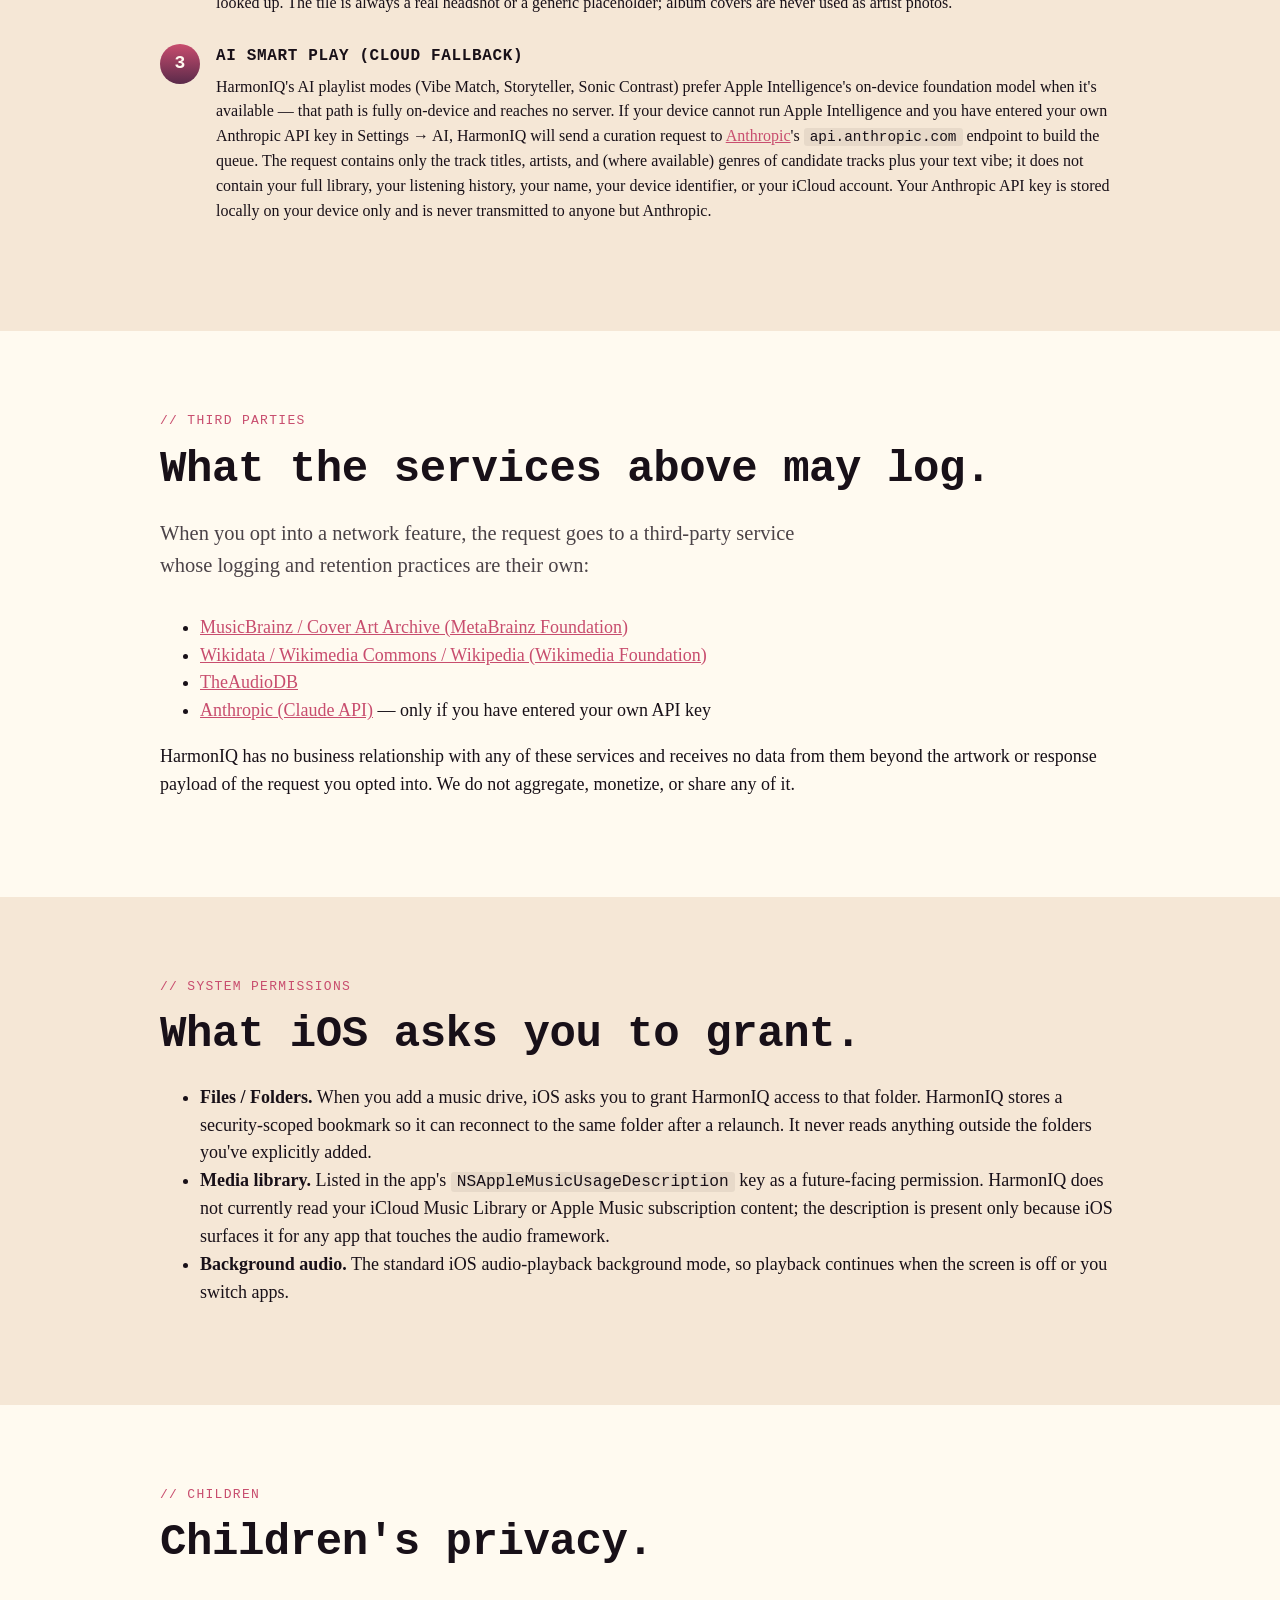
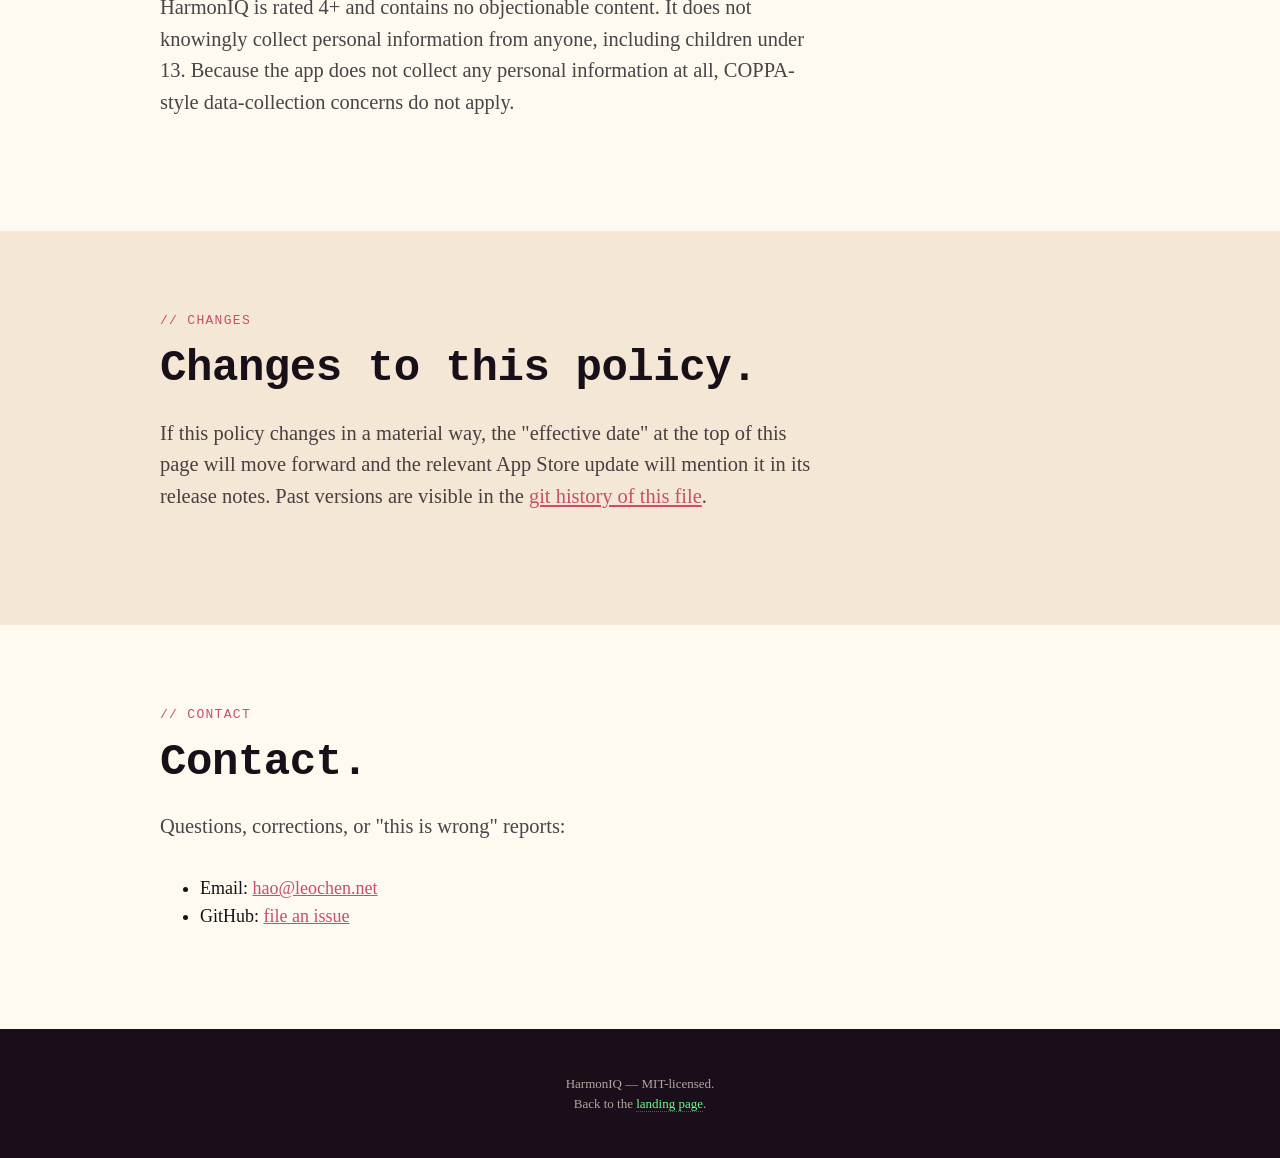
<file: docs/privacy.html>
<!doctype html>
<html lang="en">
<head>
  <meta charset="utf-8">
  <meta name="viewport" content="width=device-width, initial-scale=1">
  <title>HarmonIQ — Privacy Policy</title>
  <meta name="description" content="HarmonIQ's privacy policy. The short version: HarmonIQ collects nothing, has no servers, has no analytics. Two opt-in network features (artwork fetcher and cloud AI) reach the internet only after you turn them on.">
  <meta property="og:title" content="HarmonIQ — Privacy Policy">
  <meta property="og:description" content="The short version: HarmonIQ collects nothing, has no servers, has no analytics. Opt-in network features only reach the internet after you turn them on.">
  <meta property="og:type" content="website">
  <link rel="stylesheet" href="style.css">
</head>
<body>
  <div class="grain" aria-hidden="true"></div>

  <section class="band">
    <div class="container">
      <p class="kicker">// privacy policy</p>
      <h2>HarmonIQ collects nothing.</h2>
      <p class="lede">There is no HarmonIQ server. There are no analytics, no telemetry, no crash reports, no tracking pixels, no advertising identifiers, no listening-history uploads, no recommendation graph. The app does not send anything anywhere by default.</p>
      <p class="muted">Effective date: 2026-05-10. App version: 1.1.</p>
    </div>
  </section>

  <section class="band alt">
    <div class="container">
      <p class="kicker">// what stays on your device</p>
      <h2>Your library is yours.</h2>
      <p class="lede">When you point HarmonIQ at a folder on a drive, it reads the audio files and writes an index next to them in a <code>HarmonIQ/</code> subfolder on that drive. The index — track titles, artists, albums, durations, artwork — lives on the drive itself and travels with it.</p>
      <p class="lede">On your iPhone, HarmonIQ keeps two small things in its app sandbox: a list of the drives you've granted access to (so it can reconnect after a relaunch), and a local mirror of the artwork from those drives (so the lock-screen widget can show covers without keeping a drive open).</p>
      <p class="lede">Nothing in either store is uploaded. Nothing is shared with us. Nothing is shared with Apple beyond what iOS itself does for any app.</p>
    </div>
  </section>

  <section class="band">
    <div class="container">
      <p class="kicker">// optional network features</p>
      <h2>Off by default. On only if you ask.</h2>
      <p class="lede">HarmonIQ has three features that can reach the internet. Each is off by default and labeled clearly in Settings. Turning one on is your explicit consent for that specific kind of request.</p>

      <ol class="hack-list">
        <li>
          <h3>Album artwork fetcher</h3>
          <p>When enabled, HarmonIQ asks <a href="https://musicbrainz.org/">MusicBrainz</a> for the release-group ID of an album that's missing artwork, then asks the <a href="https://coverartarchive.org/">Cover Art Archive</a> for that album's cover. Each request contains the album title and primary artist of the album HarmonIQ is looking up — nothing more. Failures are silent. Rate-limited to 1 request per second per their published etiquette.</p>
        </li>
        <li>
          <h3>Artist photo fetcher</h3>
          <p>When enabled, HarmonIQ resolves an artist on <a href="https://musicbrainz.org/">MusicBrainz</a>, then walks a fallback chain — <a href="https://www.wikidata.org/">Wikidata</a> (and <a href="https://commons.wikimedia.org/">Wikimedia Commons</a>), <a href="https://www.theaudiodb.com/">TheAudioDB</a>, and <a href="https://en.wikipedia.org/">Wikipedia</a> — until it finds a public-domain or freely-licensed portrait. Each request contains only the artist name being looked up. The tile is always a real headshot or a generic placeholder; album covers are never used as artist photos.</p>
        </li>
        <li>
          <h3>AI Smart Play (cloud fallback)</h3>
          <p>HarmonIQ's AI playlist modes (Vibe Match, Storyteller, Sonic Contrast) prefer Apple Intelligence's on-device foundation model when it's available — that path is fully on-device and reaches no server. If your device cannot run Apple Intelligence and you have entered your own Anthropic API key in Settings → AI, HarmonIQ will send a curation request to <a href="https://www.anthropic.com/">Anthropic</a>'s <code>api.anthropic.com</code> endpoint to build the queue. The request contains only the track titles, artists, and (where available) genres of candidate tracks plus your text vibe; it does not contain your full library, your listening history, your name, your device identifier, or your iCloud account. Your Anthropic API key is stored locally on your device only and is never transmitted to anyone but Anthropic.</p>
        </li>
      </ol>
    </div>
  </section>

  <section class="band alt">
    <div class="container">
      <p class="kicker">// third parties</p>
      <h2>What the services above may log.</h2>
      <p class="lede">When you opt into a network feature, the request goes to a third-party service whose logging and retention practices are their own:</p>
      <ul>
        <li><a href="https://metabrainz.org/privacy">MusicBrainz / Cover Art Archive (MetaBrainz Foundation)</a></li>
        <li><a href="https://foundation.wikimedia.org/wiki/Policy:Privacy_policy">Wikidata / Wikimedia Commons / Wikipedia (Wikimedia Foundation)</a></li>
        <li><a href="https://www.theaudiodb.com/">TheAudioDB</a></li>
        <li><a href="https://www.anthropic.com/legal/privacy">Anthropic (Claude API)</a> — only if you have entered your own API key</li>
      </ul>
      <p class="lede">HarmonIQ has no business relationship with any of these services and receives no data from them beyond the artwork or response payload of the request you opted into. We do not aggregate, monetize, or share any of it.</p>
    </div>
  </section>

  <section class="band">
    <div class="container">
      <p class="kicker">// system permissions</p>
      <h2>What iOS asks you to grant.</h2>
      <ul>
        <li><strong>Files / Folders.</strong> When you add a music drive, iOS asks you to grant HarmonIQ access to that folder. HarmonIQ stores a security-scoped bookmark so it can reconnect to the same folder after a relaunch. It never reads anything outside the folders you've explicitly added.</li>
        <li><strong>Media library.</strong> Listed in the app's <code>NSAppleMusicUsageDescription</code> key as a future-facing permission. HarmonIQ does not currently read your iCloud Music Library or Apple Music subscription content; the description is present only because iOS surfaces it for any app that touches the audio framework.</li>
        <li><strong>Background audio.</strong> The standard iOS audio-playback background mode, so playback continues when the screen is off or you switch apps.</li>
      </ul>
    </div>
  </section>

  <section class="band alt">
    <div class="container">
      <p class="kicker">// children</p>
      <h2>Children's privacy.</h2>
      <p class="lede">HarmonIQ is rated 4+ and contains no objectionable content. It does not knowingly collect personal information from anyone, including children under 13. Because the app does not collect any personal information at all, COPPA-style data-collection concerns do not apply.</p>
    </div>
  </section>

  <section class="band">
    <div class="container">
      <p class="kicker">// changes</p>
      <h2>Changes to this policy.</h2>
      <p class="lede">If this policy changes in a material way, the "effective date" at the top of this page will move forward and the relevant App Store update will mention it in its release notes. Past versions are visible in the <a href="https://github.com/LeoHChen/HarmonIQ/commits/main/docs/privacy.html">git history of this file</a>.</p>
    </div>
  </section>

  <section class="band alt">
    <div class="container">
      <p class="kicker">// contact</p>
      <h2>Contact.</h2>
      <p class="lede">Questions, corrections, or "this is wrong" reports:</p>
      <ul>
        <li>Email: <a href="mailto:hao@leochen.net">hao@leochen.net</a></li>
        <li>GitHub: <a href="https://github.com/LeoHChen/HarmonIQ/issues">file an issue</a></li>
      </ul>
    </div>
  </section>

  <footer>
    <div class="container">
      <p>HarmonIQ — MIT-licensed.<br>
      Back to the <a href="index.html">landing page</a>.</p>
    </div>
  </footer>
</body>
</html>
</file>
<file: docs/style.css>
/*  HarmonIQ landing — sun-bleached gradient + spinning vinyl + chrome chrome.
    Pairs a chunky pixel/LCD font for headings with Charter for body.       */

:root {
  --grad-1: #5a2a4a;       /* mulberry */
  --grad-2: #c84d6e;       /* coral */
  --grad-3: #f0a07a;       /* peach */
  --lcd:    #65ff8c;       /* phosphor green */
  --lcd-dim:#3aa45c;
  --bevel-light: rgba(255,255,255,0.2);
  --bevel-dark:  rgba(0,0,0,0.45);
  --ink:    #181018;
  --paper:  #f5e7d6;       /* warm off-white */
  --paper-2:#fffaf0;
}

* { box-sizing: border-box; }
html, body { margin: 0; padding: 0; }
body {
  background: var(--paper);
  color: var(--ink);
  font-family: "Charter", "Source Serif Pro", Georgia, "Times New Roman", serif;
  font-size: 18px;
  line-height: 1.55;
  overflow-x: hidden;
}

/* Film-grain overlay (lightweight inline SVG via data URI) */
.grain {
  position: fixed; inset: 0;
  pointer-events: none;
  z-index: 100;
  opacity: 0.06;
  background-image: url("data:image/svg+xml;utf8,<svg xmlns='http://www.w3.org/2000/svg' width='160' height='160'><filter id='n'><feTurbulence type='fractalNoise' baseFrequency='0.9' numOctaves='2' stitchTiles='stitch'/></filter><rect width='100%' height='100%' filter='url(%23n)' opacity='0.7'/></svg>");
}

/* HERO ----------------------------------------------------------------- */
.hero {
  min-height: 100vh;
  display: flex;
  flex-direction: column;
  align-items: center;
  justify-content: center;
  text-align: center;
  background:
    radial-gradient(ellipse at 30% 20%, rgba(255,255,255,0.12), transparent 60%),
    linear-gradient(160deg, var(--grad-1) 0%, var(--grad-2) 55%, var(--grad-3) 100%);
  color: var(--paper-2);
  position: relative;
  padding: 80px 24px 80px;
  overflow: hidden;
}
.hero::after {
  content: "";
  position: absolute; inset: 0;
  background: repeating-linear-gradient(0deg, rgba(0,0,0,0.06) 0 1px, transparent 1px 3px);
  pointer-events: none;
}

.lcd {
  font-family: "Menlo", "Courier New", monospace;
  font-weight: 700;
  letter-spacing: 0.32em;
  font-size: clamp(48px, 9vw, 120px);
  margin: 32px 0 16px;
  text-shadow: 0 0 16px rgba(101,255,140,0.35), 0 2px 0 rgba(0,0,0,0.25);
  color: var(--lcd);
}
.tagline {
  font-size: clamp(18px, 2.4vw, 26px);
  max-width: 28ch;
  margin: 0 auto 32px;
  font-style: italic;
  line-height: 1.35;
  color: rgba(255,250,240,0.93);
}

.cta { display: flex; gap: 14px; flex-wrap: wrap; justify-content: center; }
.btn {
  display: inline-block;
  padding: 12px 28px;
  font-family: "Menlo", monospace;
  font-size: 14px;
  font-weight: 600;
  letter-spacing: 0.08em;
  text-transform: uppercase;
  color: var(--ink);
  text-decoration: none;
  background: linear-gradient(180deg, #f0e5d2 0%, #c8b89a 100%);
  border: 2px outset #d8c6a8;
  cursor: pointer;
  transition: transform 0.05s ease;
}
.btn:hover { filter: brightness(1.05); }
.btn:active { border-style: inset; transform: translateY(1px); }
.btn.primary {
  background: linear-gradient(180deg, var(--lcd) 0%, var(--lcd-dim) 100%);
  color: #061a0b;
  border-color: #6cdc8c;
}

/* Spinning vinyl --------------------------------------------------------- */
.vinyl {
  position: relative;
  width: clamp(180px, 26vw, 320px);
  height: clamp(180px, 26vw, 320px);
  margin: 0 auto;
}
.halo {
  position: absolute; inset: -20%;
  background: radial-gradient(circle, rgba(255,250,240,0.5) 0%, transparent 60%);
  filter: blur(20px);
}
.disc {
  position: absolute; inset: 0;
  border-radius: 50%;
  background:
    radial-gradient(circle, #1a0e1a 0%, #0a050a 70%, #000 100%);
  box-shadow:
    inset 0 0 0 4px rgba(0,0,0,0.6),
    0 12px 40px rgba(0,0,0,0.5);
  animation: spin 12s linear infinite;
}
.grooves {
  position: absolute; inset: 8%;
  border-radius: 50%;
  background:
    repeating-radial-gradient(circle,
      rgba(255,255,255,0.05) 0 1px,
      transparent 1px 5px);
}
.label {
  position: absolute; inset: 36%;
  border-radius: 50%;
  background:
    radial-gradient(circle at 35% 35%, #f4a261 0%, #c8624a 70%, #8b3a2e 100%);
  box-shadow: inset 0 0 0 2px rgba(0,0,0,0.4);
}
.label::after {
  content: "";
  position: absolute; left: 50%; top: 50%;
  width: 8%; height: 8%;
  border-radius: 50%;
  background: #1a0e1a;
  transform: translate(-50%, -50%);
}
@keyframes spin { from { transform: rotate(0deg); } to { transform: rotate(360deg); } }
@media (prefers-reduced-motion: reduce) { .disc { animation: none; } }

/* CONTENT BANDS ---------------------------------------------------------- */
.band { padding: 80px 24px; position: relative; }
.band.alt { background: var(--paper-2); }
.container { max-width: 960px; margin: 0 auto; }
.center { text-align: center; }
.kicker {
  font-family: "Menlo", monospace;
  font-size: 13px;
  letter-spacing: 0.1em;
  text-transform: uppercase;
  color: var(--grad-2);
  margin: 0 0 12px;
}
h2 {
  font-family: "Menlo", monospace;
  font-size: clamp(28px, 4vw, 44px);
  letter-spacing: -0.01em;
  line-height: 1.15;
  margin: 0 0 24px;
  color: var(--ink);
}
h2 + .lede {
  font-size: clamp(17px, 1.6vw, 21px);
  max-width: 64ch;
  color: rgba(24,16,24,0.78);
  margin: 0 0 32px;
}
code {
  font-family: "Menlo", monospace;
  font-size: 0.9em;
  background: rgba(0,0,0,0.06);
  padding: 1px 6px;
  border-radius: 3px;
}

/* PILLARS GRID ----------------------------------------------------------- */
.pillars {
  list-style: none;
  padding: 0;
  margin: 0;
  display: grid;
  gap: 24px;
  grid-template-columns: repeat(auto-fit, minmax(220px, 1fr));
}
.pillars li {
  background: var(--paper);
  border: 2px outset rgba(0,0,0,0.1);
  padding: 18px 18px 18px;
  position: relative;
}
.pillars .ico { font-size: 28px; display: block; margin-bottom: 8px; }
.pillars h3 {
  font-family: "Menlo", monospace;
  font-size: 15px;
  letter-spacing: 0.04em;
  margin: 0 0 6px;
  text-transform: uppercase;
  color: var(--grad-2);
}
.pillars p {
  margin: 0;
  font-size: 15px;
  line-height: 1.5;
  color: rgba(24,16,24,0.78);
}

/* SKIN GRID -------------------------------------------------------------- */
.skin-grid {
  display: grid;
  gap: 18px;
  grid-template-columns: repeat(auto-fit, minmax(240px, 1fr));
  margin-top: 24px;
}
.skin-grid figure {
  margin: 0;
  background: #1a0e1a;
  padding: 12px;
  border: 2px outset rgba(0,0,0,0.2);
  text-align: center;
}
.skin-grid img {
  width: 100%;
  height: auto;
  image-rendering: pixelated;
  image-rendering: -moz-crisp-edges;
  image-rendering: crisp-edges;
  display: block;
  background: #000;
}
.skin-grid figcaption {
  font-family: "Menlo", monospace;
  font-size: 11px;
  letter-spacing: 0.05em;
  margin-top: 8px;
  color: var(--lcd);
}

/* VIS GRID --------------------------------------------------------------- */
.vis-grid {
  list-style: none;
  padding: 0;
  margin: 24px 0;
  display: grid;
  gap: 8px;
}
.vis-grid li {
  display: grid;
  grid-template-columns: repeat(auto-fit, minmax(140px, 1fr));
  gap: 8px;
}
.vis-grid span {
  font-family: "Menlo", monospace;
  font-size: 12px;
  letter-spacing: 0.06em;
  padding: 14px 12px;
  background: #181018;
  color: var(--lcd);
  border: 2px inset rgba(101,255,140,0.4);
  text-align: center;
}
.muted { font-size: 14px; color: rgba(24,16,24,0.6); }
.muted a { color: var(--grad-2); }

/* PHILOSOPHY ------------------------------------------------------------- */
.philosophy strong {
  color: var(--grad-2);
  font-family: "Menlo", monospace;
  font-size: 0.95em;
  letter-spacing: 0.02em;
}
.philosophy em {
  color: var(--grad-1);
  font-style: italic;
}

/* DOCS SECTIONS ---------------------------------------------------------- */
.docs-section h3 {
  font-family: "Menlo", monospace;
  font-size: 16px;
  letter-spacing: 0.04em;
  text-transform: uppercase;
  color: var(--grad-2);
  margin-top: 24px;
}
.code-block {
  background: rgba(0,0,0,0.06);
  padding: 16px;
  font-family: "Menlo", monospace;
  font-size: 14px;
  overflow-x: auto;
  border: 2px inset rgba(0,0,0,0.1);
}
.code-block code {
  background: none;
  padding: 0;
}

/* HACK LIST -------------------------------------------------------------- */
.hack-list {
  list-style: none;
  counter-reset: hack;
  padding: 0;
  margin: 0;
}
.hack-list li {
  counter-increment: hack;
  margin-bottom: 28px;
  padding-left: 56px;
  position: relative;
}
.hack-list li::before {
  content: counter(hack);
  position: absolute; left: 0; top: 0;
  width: 40px; height: 40px;
  display: inline-flex; align-items: center; justify-content: center;
  font-family: "Menlo", monospace;
  font-weight: 700;
  font-size: 18px;
  background: linear-gradient(180deg, var(--grad-2) 0%, var(--grad-1) 100%);
  color: var(--paper-2);
  border-radius: 50%;
}
.hack-list h3 {
  font-family: "Menlo", monospace;
  font-size: 16px;
  letter-spacing: 0.04em;
  margin: 0 0 6px;
  text-transform: uppercase;
}
.hack-list p { margin: 0; font-size: 16px; }

/* FOOTER ---------------------------------------------------------------- */
footer {
  background: #1a0e1a;
  color: rgba(245,231,214,0.7);
  padding: 32px 24px;
  font-size: 13px;
  text-align: center;
}
footer a { color: var(--lcd); text-decoration: none; border-bottom: 1px dotted rgba(101,255,140,0.4); }

a { color: var(--grad-2); }
a:hover { text-decoration: underline; }

/* SMALL SCREENS --------------------------------------------------------- */
@media (max-width: 600px) {
  .hero { padding: 48px 18px; }
  .band { padding: 56px 18px; }
}
</file>
